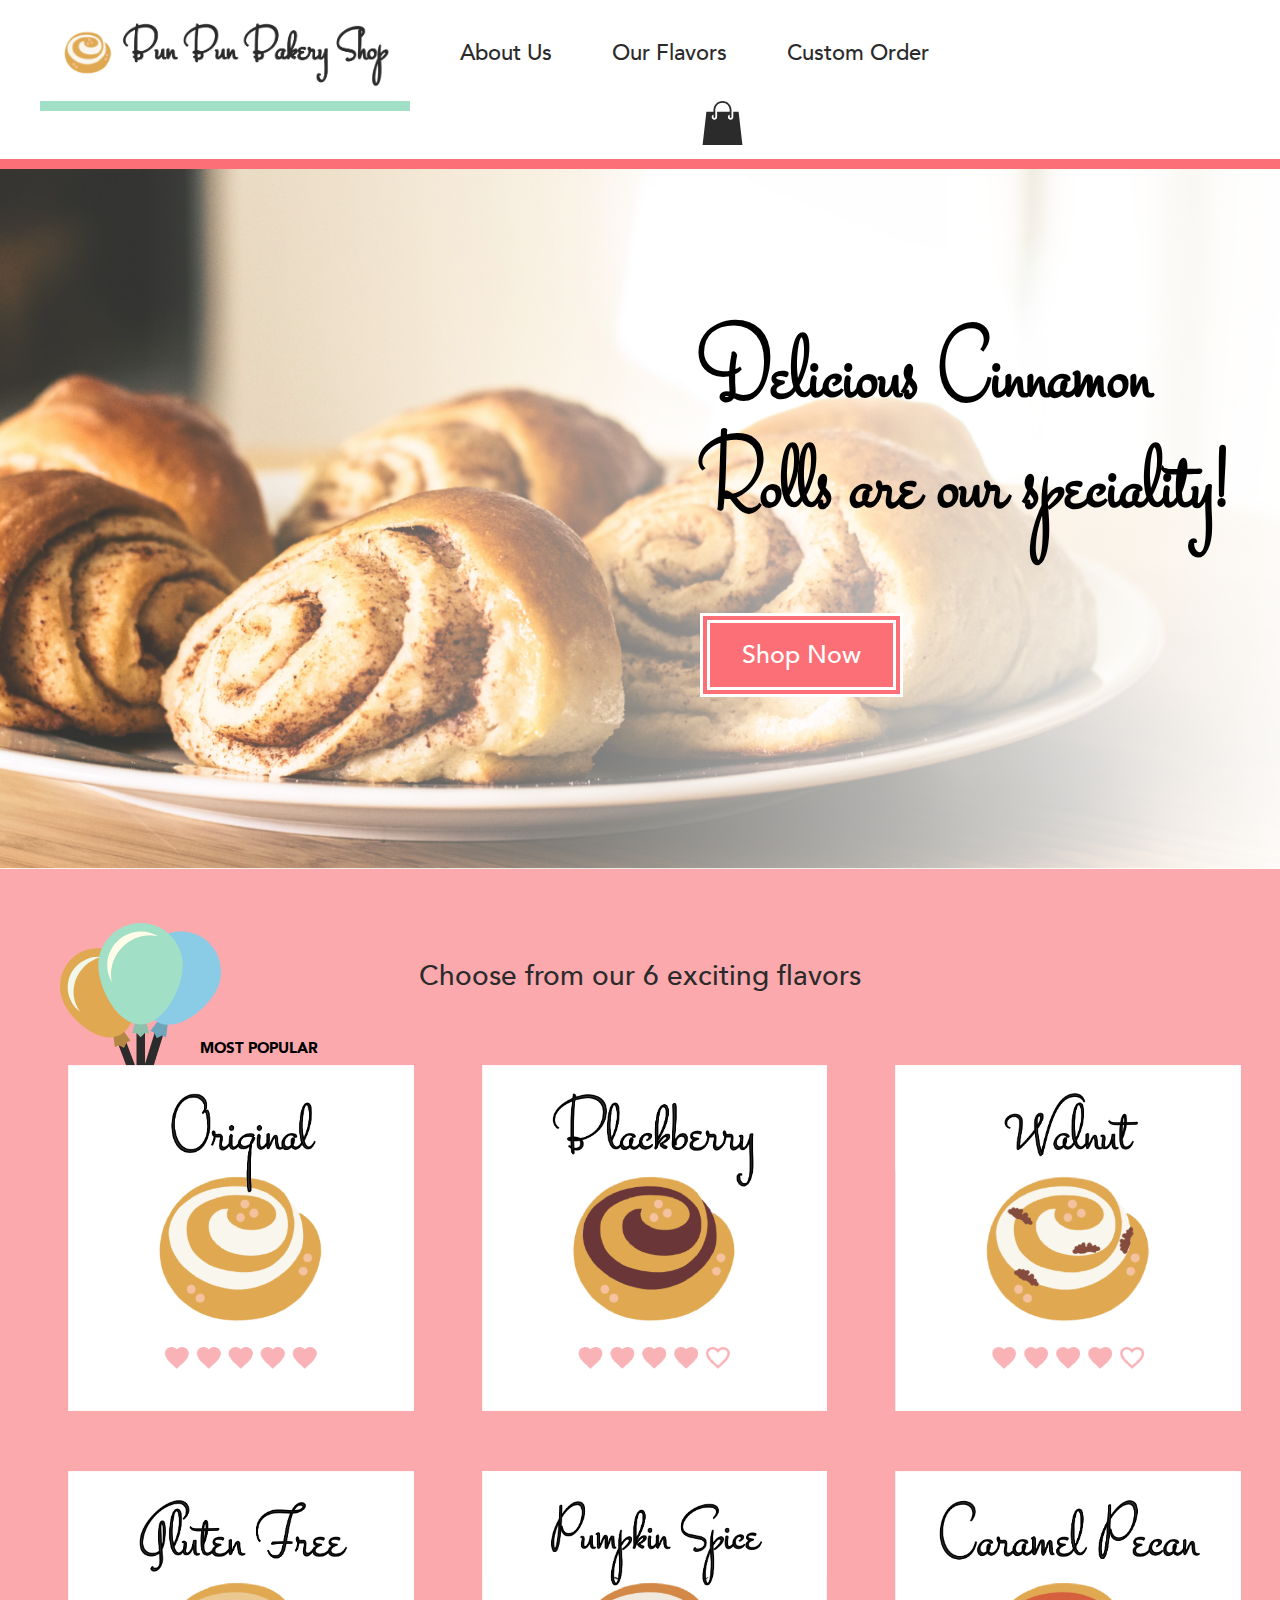
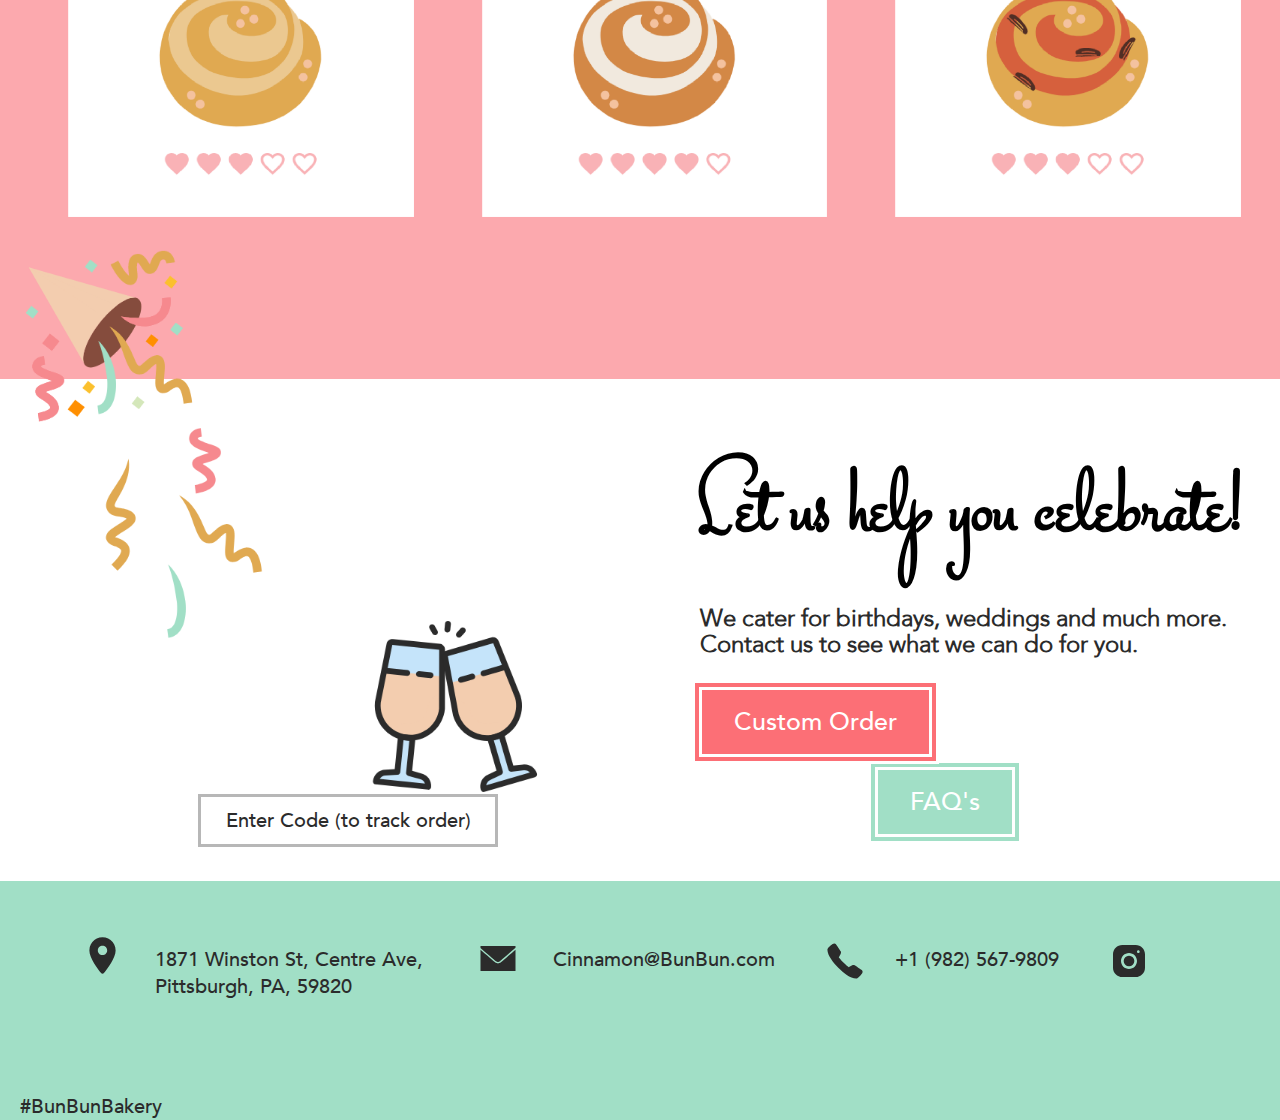
<file: assgn6/index.html>
<!DOCTYPE html>
<html>
  <head>

    <!-- style css-->
    <link rel="stylesheet" type="text/css" href="style.css">

    <!-- Font used for cursive -->
    <link href="https://fonts.googleapis.com/css?family=Stalemate&display=swap" rel="stylesheet">

  </head>

<body>
  <header>
    <title>Bun Bun Bakery Shop</title>

    <!-- Navigation bar on top -->
    <div class="topnav">
      <a class="active" href="index.html"><img src="img/BunBunLogo.png" width="350" ></a>
      <a class="centernav" href="AboutUs.html">About Us</a>
      <a class="centernav" href="#Flavor1">Our Flavors</a>
      <a class="centernav" href="">Custom Order</a>
      <!-- SVG is for the shopping cart -->
      <a class="cartonside" href="ShoppingCart.html">
  	    <svg xmlns="http://www.w3.org/2000/svg" viewBox="0 0 50 50" width="45" fill="#2B2B2B" style="padding-left:240px">
          <path d="M 25 1 C 19.484375 1 15 5.484375 15 11 L 15 13 L 7.09375 13 L 2.875 50 L 47.125 50 L 42.90625 13 L 37 13 L 37 19 C 37 20.65625 35.65625 22 34 22 C 33.777344 22 33.550781 21.984375 33.34375 21.9375 C 32.003906 21.636719 31 20.433594 31 19 C 31 17.699219 31.839844 16.601563 33 16.1875 L 33 19 C 33 19.550781 33.445313 20 34 20 C 34.554688 20 35 19.550781 35 19 L 35 11 C 35 5.484375 30.515625 1 25 1 Z M 25 3 C 29.410156 3 33 6.589844 33 11 L 33 13 L 19 13 L 19 19 C 19 20.65625 17.65625 22 16 22 C 15.777344 22 15.550781 21.984375 15.34375 21.9375 C 14 21.636719 13 20.433594 13 19 C 13 17.699219 13.839844 16.601563 15 16.1875 L 15 19 C 15 19.550781 15.449219 20 16 20 C 16.550781 20 17 19.550781 17 19 L 17 11 C 17 6.589844 20.589844 3 25 3 Z"/>
	      </svg>
      </a>
    </div>
  </header>


  <!-- Hero image- with white gradient -->
  <div class="hero-image">
	  <div class="type1">
		  <div class="padding1">
		    <h1>Delicious Cinnamon <br>Rolls are our speciality!</h1>
		  </div>
	  </div>
	  
    <div class="padding2">
		  <a href="#Flavor1" class="button1">Shop Now</a></div>
	  </div>
  </div>

  <!-- 6 flavors- with hover -->
  <div class="hero-image2" id="Flavor1">
	  <div class="type2">
		  <p>Choose from our 6 exciting flavors </p>
	  </div>

	  <!-- Ballon + Text -->
	  <div class="balloon-style">
		  <img src="img/BunBun/Balloon.png">
		    <p class="popular"> MOST POPULAR </p>
	  </div>
	
    <!-- Hover boxes -->
	  <div class="container" onclick="location.href='Original.html';">
  		<img src="img/BunBun/Original.png" class="image-flavor">
  		<div class="overlay">
    	  <div class="text">Our award winning original cinnamon rolls are handmade everyday for superior flavor and far-reaching aroma.</div>
  		</div>
	  </div>

	  <div class="container" onclick="location.href='Original.html';">
  		<img src="img/BunBun/Blackberry.png" class="image-flavor">
        <div class="overlay">
    	    <div class="text">Our cinnamon rolls made from handpicked blackberries will melt in your mouth.</div>
  		  </div>
	  </div>

	  <div class="container" onclick="location.href='Original.html';">
  		<img src="img/BunBun/Walnut.png" class="image-flavor">
        <div class="overlay">
    	    <div class="text">Our lightly roasted walnut and creamy cinnamon rolls pair well together.</div>
  		  </div>
	  </div>

		<div class="container" onclick="location.href='Original.html';" style="margin-top:40px;">
  		<img src="img/BunBun/GlutenFree.png" class="image-flavor">
  		  <div class="overlay">
    	  <div class="text">Gluten Free!? Still amazing. Give our Cinnamon rolls a try.</div>
  		</div>
	  </div>

	  <div class="container" onclick="location.href='Original.html';" style="margin-top:40px;">
  		<img src="img/BunBun/PumpkinSpice.png" class="image-flavor">
        <div class="overlay">
    	    <div class="text">It's Fall and Pumpkin Spice is back. Our authentic flavors will melt in your mouth.</div>
  		  </div>
	  </div>

	  <div class="container" onclick="location.href='Original.html';" style="margin-top:40px;">
  		<img src="img/BunBun/CaramelPecan.png" class="image-flavor">
        <div class="overlay">
    	    <div class="text">What pairs better than Caramel, Pecan and Cinnamon? Try it to see.</div>
  		  </div>
	  </div>

		<!-- Streamers+ Champagne glasses -->
		<div class="Streamers">
			<img src="img/BunBun/Streamers.png" style="width:56%">
		</div>
  </div>

  <!-- Text next to streamer -->
  <div class="hero-image3">
	  <div class="padding1">
			<div class="type1">
				<h1 style="margin-top:-10px;">Let us help you celebrate!</h1>
				<p class="type3" style="margin-top:-30px;"> We cater for birthdays, weddings and much more. Contact us to see what we can do for you.</p>
		</div>
	</div>

  <!-- Buttons for streamer -->
  <a class="button1" style="margin-left:692px; margin-top:-3px; ">Custom Order</a>
	<a class="button2" style="margin-top:-4px; margin-right:258px; float:right;">FAQ's</a>
  <a class="box type2" style="margin-top:30px; margin-right:370px; float:right;text-decoration:None;" href="Track.html">Enter Code (to track order)</a>
		

  </div>

  <!-- Footer -->
  <div class="botnav">

    <!-- Location -->
    <a href="#about" class="botnav2">
  	  <svg xmlns="http://www.w3.org/2000/svg" viewBox="0 0 24 24" width="45" height="50" fill="#2B2B2B" style="padding-left:50px;margin-top:-10px">
        <path d="M12,2C8.134,2,5,5.134,5,9c0,3.966,4.404,9.82,6.226,12.071c0.4,0.494,1.148,0.494,1.548,0C14.596,18.82,19,12.966,19,9 C19,5.134,15.866,2,12,2z M12,11.5c-1.381,0-2.5-1.119-2.5-2.5c0-1.381,1.119-2.5,2.5-2.5s2.5,1.119,2.5,2.5 C14.5,10.381,13.381,11.5,12,11.5z"/>
      </svg>
    </a>
    <a style="padding-left:-10px;padding-top:65px;">

	    1871 Winston St, Centre Ave, <br> Pittsburgh, PA, 59820

    </a>

    <!-- Email -->
    <a href="#about" class="botnav2" >
  	  <svg xmlns="http://www.w3.org/2000/svg" viewBox="0 0 50 50" width="50" height="35" fill="#2B2B2B" style="padding-left:20px;">
        <path d="M 0 7 L 0 9.9121094 C 6.708 15.709109 20.532062 27.656578 21.664062 28.642578 C 23.074063 29.869578 24.466 30.001953 25 30.001953 C 25.534 30.001953 26.926937 29.870531 28.335938 28.644531 C 29.425937 27.695531 42.784 16.033422 50 9.7324219 L 50 7 L 0 7 z M 50 12.382812 C 42.588 18.853813 30.673484 29.255437 29.646484 30.148438 C 27.729484 31.817438 25.758 31.998047 25 31.998047 C 24.242 31.998047 22.270516 31.817484 20.353516 30.146484 C 19.290516 29.222484 7.044 18.638781 0 12.550781 L 0 43 L 50 43 L 50 12.382812 z"/>
      </svg>
    </a>
    
    <a style="padding-right:20px;padding-top:65px;">
	    Cinnamon@BunBun.com
    </a>

    <!-- Number -->
      <a href="#about" class="botnav2">
  	    <svg xmlns="http://www.w3.org/2000/svg" viewBox="0 0 50 50" width="40" height="40" fill="#2B2B2B">
          <path d="M 39.03125 47 C 39.015625 47 39 47 38.984375 47 C 31.46875 46.753906 22.664063 39.46875 16.597656 33.398438 C 10.523438 27.328125 3.238281 18.519531 3.003906 11.039063 C 2.917969 8.414063 9.359375 3.746094 9.425781 3.699219 C 11.097656 2.535156 12.953125 2.949219 13.714844 4.003906 C 14.230469 4.71875 19.113281 12.117188 19.644531 12.957031 C 20.195313 13.828125 20.113281 15.125 19.425781 16.425781 C 19.046875 17.148438 17.789063 19.359375 17.199219 20.390625 C 17.835938 21.296875 19.519531 23.519531 22.996094 26.996094 C 26.476563 30.472656 28.695313 32.160156 29.605469 32.796875 C 30.636719 32.207031 32.847656 30.949219 33.570313 30.570313 C 34.851563 29.890625 36.140625 29.804688 37.019531 30.34375 C 37.917969 30.894531 45.296875 35.800781 45.976563 36.273438 C 46.546875 36.675781 46.914063 37.363281 46.988281 38.164063 C 47.058594 38.972656 46.808594 39.828125 46.289063 40.574219 C 46.246094 40.636719 41.632813 47 39.03125 47 Z"/>
        </svg>
      </a>
      <a style="padding-top:65px;">
	      +1 (982) 567-9809
      </a>

    <!-- Instagram -->
      <a href="#about" class="botnav2">
  	    <svg xmlns="http://www.w3.org/2000/svg" viewBox="0 0 30 30" width="40" height="40" fill="#2B2B2B" style="padding-left:20px;">
          <path d="M 9.9980469 3 C 6.1390469 3 3 6.1419531 3 10.001953 L 3 20.001953 C 3 23.860953 6.1419531 27 10.001953 27 L 20.001953 27 C 23.860953 27 27 23.858047 27 19.998047 L 27 9.9980469 C 27 6.1390469 23.858047 3 19.998047 3 L 9.9980469 3 z M 22 7 C 22.552 7 23 7.448 23 8 C 23 8.552 22.552 9 22 9 C 21.448 9 21 8.552 21 8 C 21 7.448 21.448 7 22 7 z M 15 9 C 18.309 9 21 11.691 21 15 C 21 18.309 18.309 21 15 21 C 11.691 21 9 18.309 9 15 C 9 11.691 11.691 9 15 9 z M 15 11 A 4 4 0 0 0 11 15 A 4 4 0 0 0 15 19 A 4 4 0 0 0 19 15 A 4 4 0 0 0 15 11 z"/>
        </svg>
      </a>
      <a style="padding-top:65px;">
	      #BunBunBakery
      </a>
  </div>

</body>
</html>
</file>
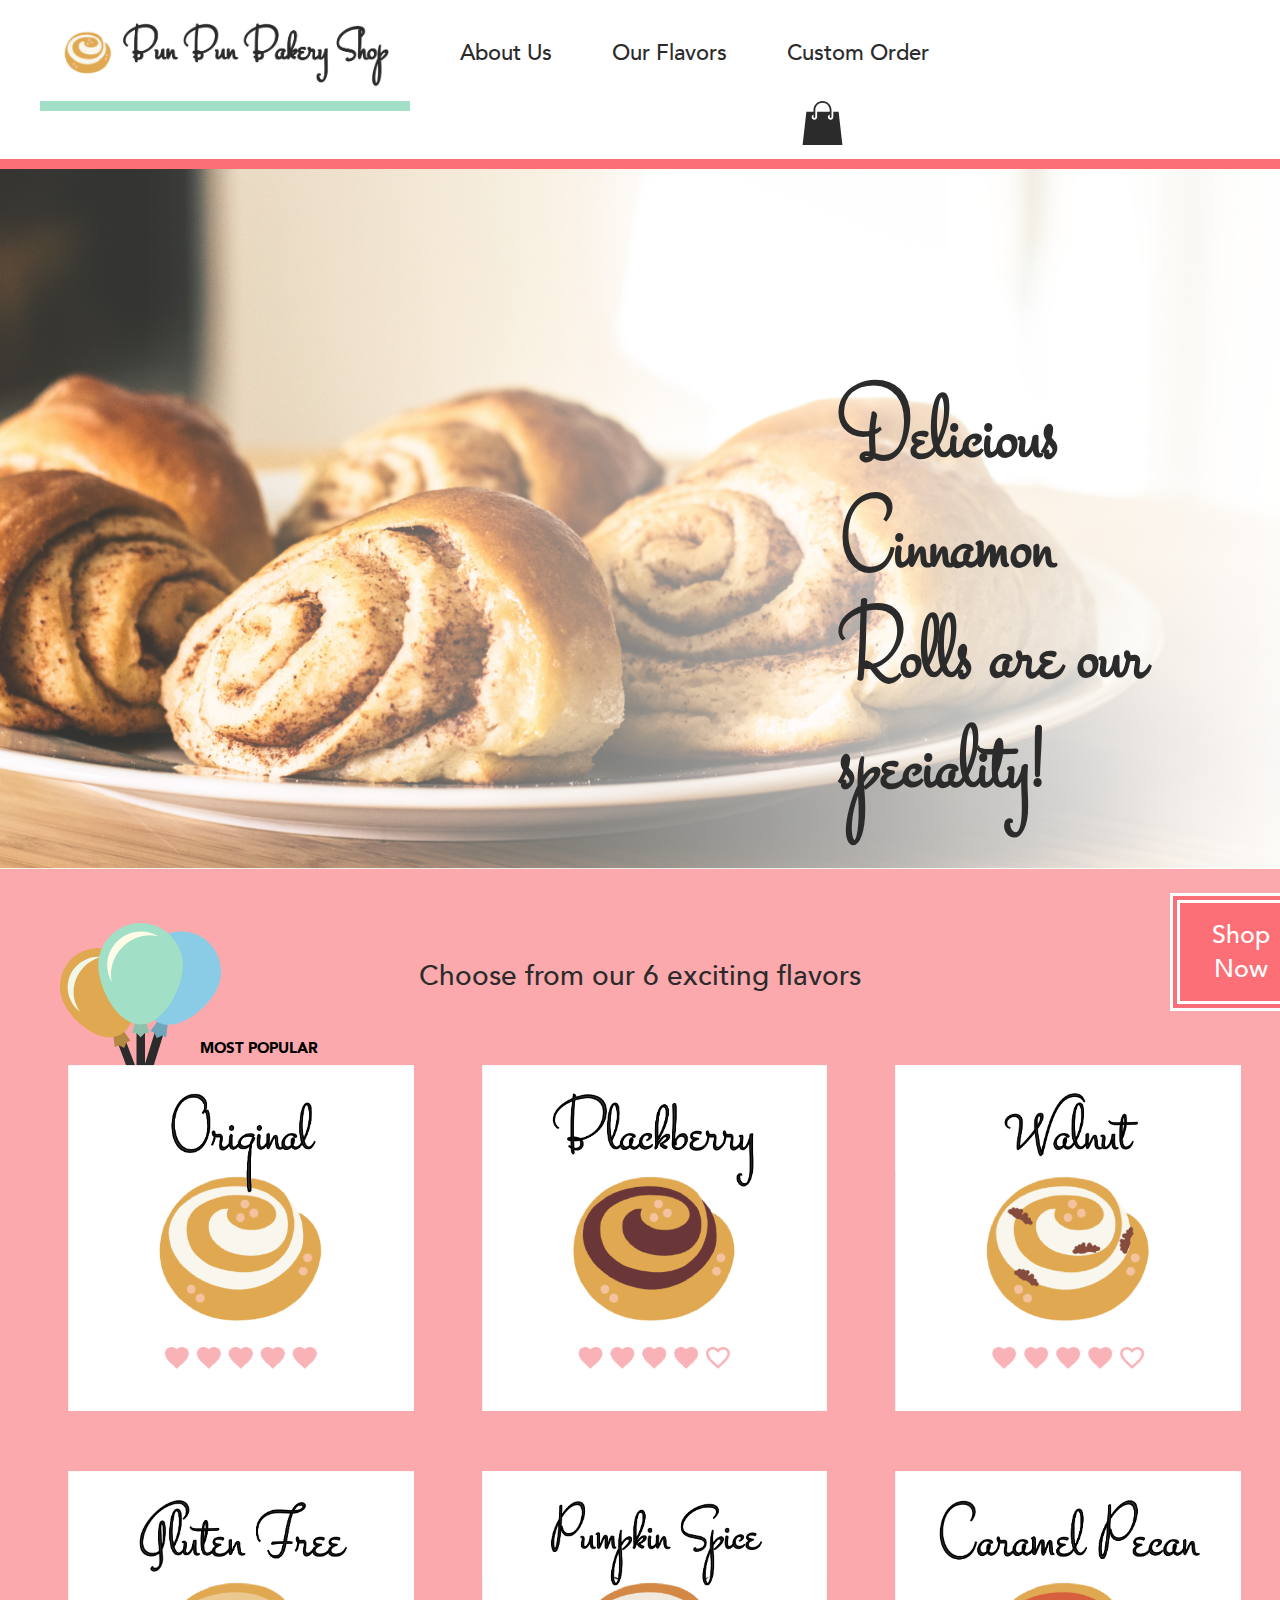
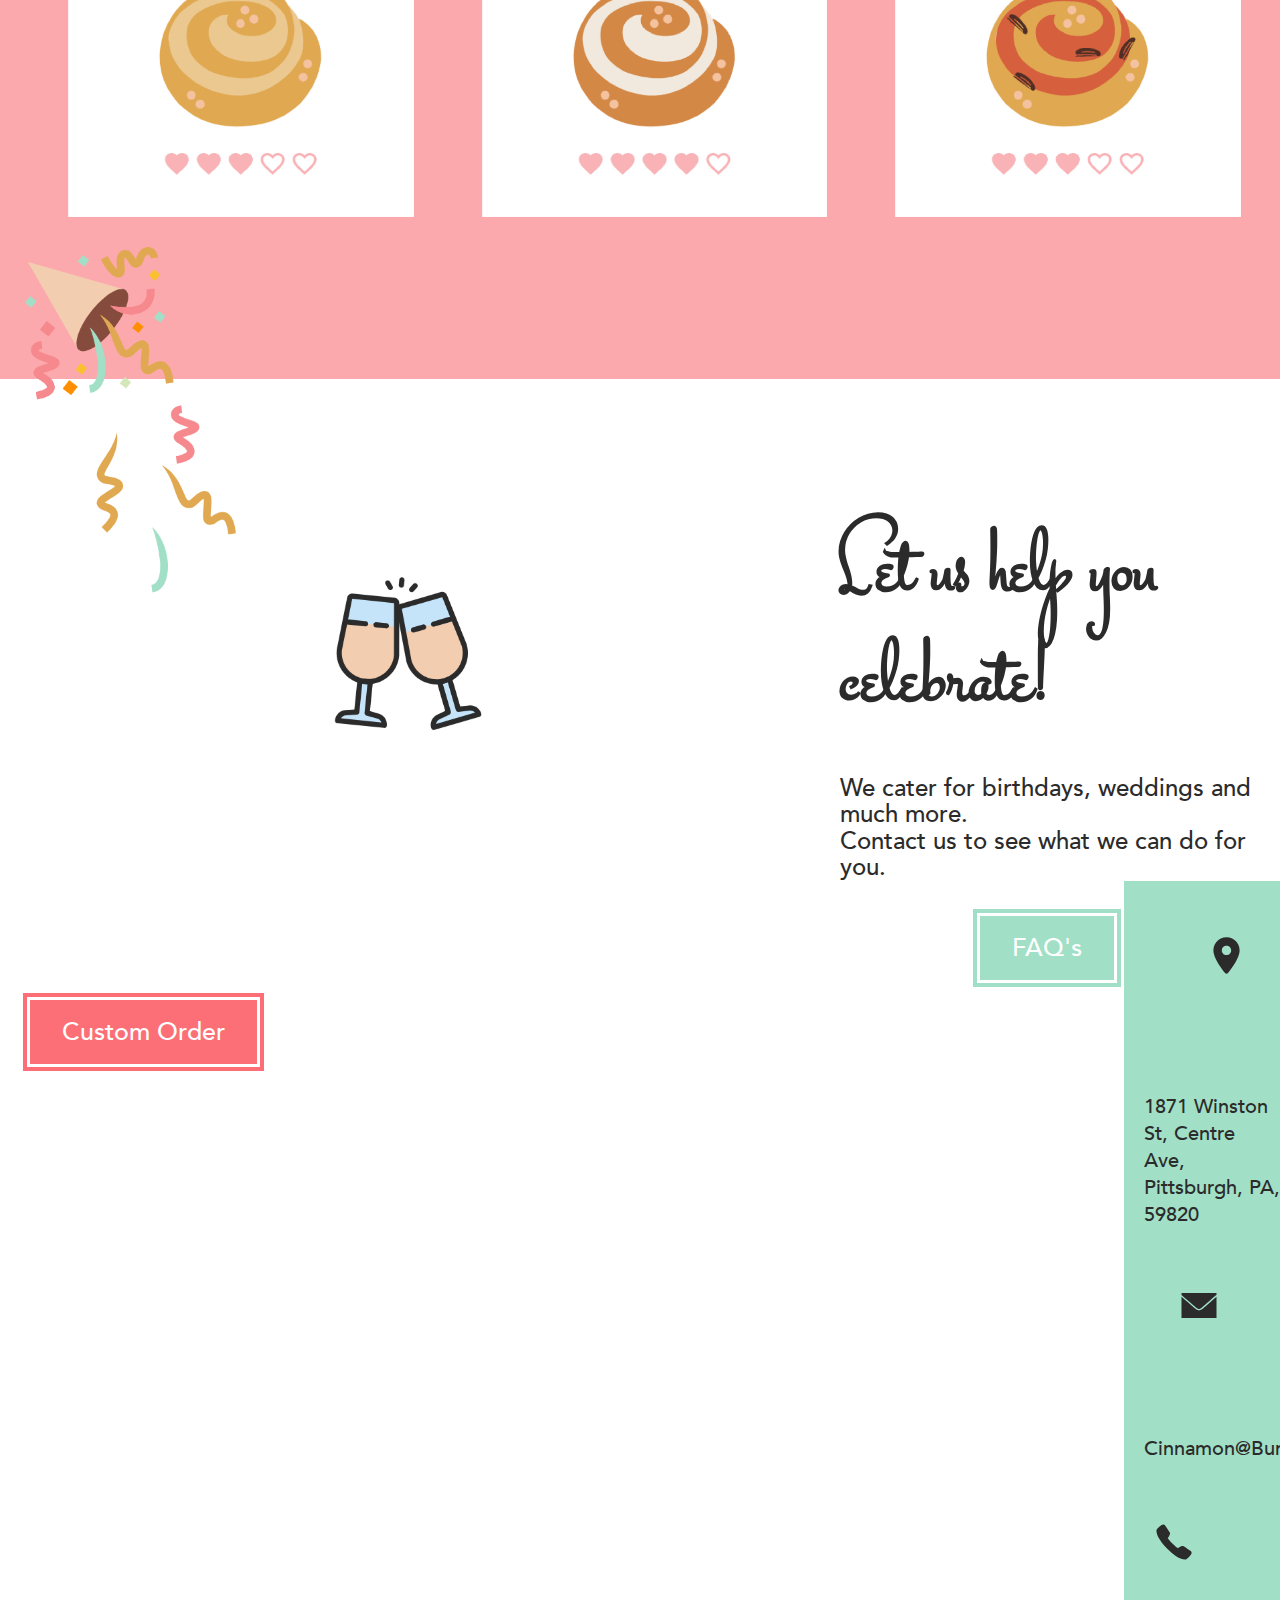
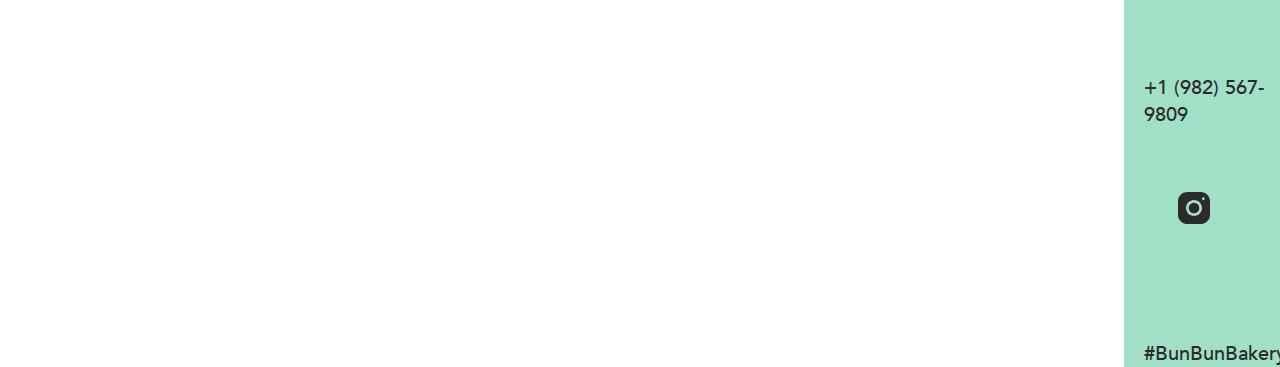
<file: homework_5/index.html>
<!DOCTYPE html>
<html>
<head>

<!-- style css-->
<link rel="stylesheet" type="text/css" href="style.css">

<!-- Font used for cursive -->
<link href="https://fonts.googleapis.com/css?family=Stalemate&display=swap" rel="stylesheet">
</head>


<body>
<header>
<title>Bun Bun Bakery Shop</title>


<!-- Navigation bar in top -->
<div class="topnav">
  <a class="active" href="index.html"><img src="img/BunBunLogo.png" width="350" ></a>
  <a class="centernav" href="AboutUs.html">About Us</a>
  <a class="centernav" href="#Flavor1">Our Flavors</a>
  <a class="centernav" href="">Custom Order</a>
  <!-- SVG is for the shopping cart -->
  <a class="cartonside" href="ShoppingCart.html">
  	<svg xmlns="http://www.w3.org/2000/svg" viewBox="0 0 50 50" width="45" fill="#2B2B2B" style="padding-left:340px">
  <path d="M 25 1 C 19.484375 1 15 5.484375 15 11 L 15 13 L 7.09375 13 L 2.875 50 L 47.125 50 L 42.90625 13 L 37 13 L 37 19 C 37 20.65625 35.65625 22 34 22 C 33.777344 22 33.550781 21.984375 33.34375 21.9375 C 32.003906 21.636719 31 20.433594 31 19 C 31 17.699219 31.839844 16.601563 33 16.1875 L 33 19 C 33 19.550781 33.445313 20 34 20 C 34.554688 20 35 19.550781 35 19 L 35 11 C 35 5.484375 30.515625 1 25 1 Z M 25 3 C 29.410156 3 33 6.589844 33 11 L 33 13 L 19 13 L 19 19 C 19 20.65625 17.65625 22 16 22 C 15.777344 22 15.550781 21.984375 15.34375 21.9375 C 14 21.636719 13 20.433594 13 19 C 13 17.699219 13.839844 16.601563 15 16.1875 L 15 19 C 15 19.550781 15.449219 20 16 20 C 16.550781 20 17 19.550781 17 19 L 17 11 C 17 6.589844 20.589844 3 25 3 Z"/>
	</svg>


  </a>
</div>


</header>

<div class="hero-image">
	<div class="type1">
		<div class="padding1">
		<h1>Delicious Cinnamon <br>Rolls are our speciality!</h1>
		</div>
	</div>
	<div class="padding2">
		<a href="#Flavor1" class="button1">Shop Now</a></div>
	</div>
</div>

<!-- 6 flavors- with hover -->
<div class="hero-image2" id="Flavor1">
	<div class="type2">
		<p>Choose from our 6 exciting flavors </p>
	</div>

	<!-- Ballon + Text -->
	<div class="balloon-style">
		<img src="img/BunBun/Balloon.png">
		<p class="popular"> MOST POPULAR </p>
	</div>
	<!-- Hover boxes -->
	<div class="container" onclick="location.href='Original.html';">
  			<img src="img/BunBun/Original.png" class="image-flavor">
  		<div class="overlay">
    	<div class="text">Our award winning original cinnamon rolls are handmade everyday for superior flavor and far-reaching aroma.</div>
  		</div>
	</div>

	<div class="container" onclick="location.href='Original.html';">
  			<img src="img/BunBun/Blackberry.png" class="image-flavor">

  		<div class="overlay">
    	<div class="text">Our cinnamon rolls made from handpicked blackberries will melt in your mouth.</div>
  		</div>
	</div>

	<div class="container" onclick="location.href='Original.html';">
  			<img src="img/BunBun/Walnut.png" class="image-flavor">

  		<div class="overlay">
    	<div class="text">Our lightly roasted walnut and creamy cinnamon rolls pair well together.</div>
  		</div>
	</div>
		<div class="container" onclick="location.href='Original.html';" style="margin-top:40px;">
  			<img src="img/BunBun/GlutenFree.png" class="image-flavor">
  		<div class="overlay">
    	<div class="text">Gluten Free!? Still amazing. Give our Cinnamon rolls a try.</div>
  		</div>
	</div>
	<div class="container" onclick="location.href='Original.html';" style="margin-top:40px;">
  			<img src="img/BunBun/PumpkinSpice.png" class="image-flavor">

  		<div class="overlay">
    	<div class="text">It's Fall and Pumpkin Spice is back. Our authentic flavors will melt in your mouth.</div>
  		</div>
	</div>
	<div class="container" onclick="location.href='Original.html';" style="margin-top:40px;">
  			<img src="img/BunBun/CaramelPecan.png" class="image-flavor">

  		<div class="overlay">
    	<div class="text">What pairs better than Caramel, Pecan and Cinnamon? Try it to see.</div>
  		</div>
	</div>

			<!-- Streamers+ Champagne glasses -->
		<div class="Streamers">
			<img src="img/BunBun/Streamers.png" style="width:50%">
		</div>
</div>




<div class="hero-image3">
	
		<div class="padding1">
			<div class="type1">
				<h1 style="margin-top:-10px;">Let us help you celebrate!</h1>
				<p class="type3" style="margin-top:-30px;"> We cater for birthdays, weddings and much more. <br> Contact us to see what we can do for you.</p>
		
		</div>
	</div>



	<div class="padding3" >
		<a class="button2" >FAQ's</a></div>
		<a class="button1" style="margin-left:20px">Custom Order</a></div>
	</div>
</div>

<!-- Footer -->
<div class="botnav">

  <!-- Location -->
  <a href="#about" class="botnav2">
  	<svg xmlns="http://www.w3.org/2000/svg" viewBox="0 0 24 24" width="45" height="50" fill="#2B2B2B" style="padding-left:50px;margin-top:-10px">
  <path d="M12,2C8.134,2,5,5.134,5,9c0,3.966,4.404,9.82,6.226,12.071c0.4,0.494,1.148,0.494,1.548,0C14.596,18.82,19,12.966,19,9 C19,5.134,15.866,2,12,2z M12,11.5c-1.381,0-2.5-1.119-2.5-2.5c0-1.381,1.119-2.5,2.5-2.5s2.5,1.119,2.5,2.5 C14.5,10.381,13.381,11.5,12,11.5z"/>
</svg>
</a>
<a style="padding-left:-10px;padding-top:65px;">

	1871 Winston St, Centre Ave, <br> Pittsburgh, PA, 59820

  </a>

  <!-- Email -->
  <a href="#about" class="botnav2" >
  	<svg xmlns="http://www.w3.org/2000/svg" viewBox="0 0 50 50" width="50" height="35" fill="#2B2B2B" style="padding-left:20px;">
  <path d="M 0 7 L 0 9.9121094 C 6.708 15.709109 20.532062 27.656578 21.664062 28.642578 C 23.074063 29.869578 24.466 30.001953 25 30.001953 C 25.534 30.001953 26.926937 29.870531 28.335938 28.644531 C 29.425937 27.695531 42.784 16.033422 50 9.7324219 L 50 7 L 0 7 z M 50 12.382812 C 42.588 18.853813 30.673484 29.255437 29.646484 30.148438 C 27.729484 31.817438 25.758 31.998047 25 31.998047 C 24.242 31.998047 22.270516 31.817484 20.353516 30.146484 C 19.290516 29.222484 7.044 18.638781 0 12.550781 L 0 43 L 50 43 L 50 12.382812 z"/>
</svg>
</a>
  <a style="padding-right:20px;padding-top:65px;">
	Cinnamon@BunBun.com

  </a>
    <!-- Number -->
  <a href="#about" class="botnav2">
  	<svg xmlns="http://www.w3.org/2000/svg" viewBox="0 0 50 50" width="40" height="40" fill="#2B2B2B">
  <path d="M 39.03125 47 C 39.015625 47 39 47 38.984375 47 C 31.46875 46.753906 22.664063 39.46875 16.597656 33.398438 C 10.523438 27.328125 3.238281 18.519531 3.003906 11.039063 C 2.917969 8.414063 9.359375 3.746094 9.425781 3.699219 C 11.097656 2.535156 12.953125 2.949219 13.714844 4.003906 C 14.230469 4.71875 19.113281 12.117188 19.644531 12.957031 C 20.195313 13.828125 20.113281 15.125 19.425781 16.425781 C 19.046875 17.148438 17.789063 19.359375 17.199219 20.390625 C 17.835938 21.296875 19.519531 23.519531 22.996094 26.996094 C 26.476563 30.472656 28.695313 32.160156 29.605469 32.796875 C 30.636719 32.207031 32.847656 30.949219 33.570313 30.570313 C 34.851563 29.890625 36.140625 29.804688 37.019531 30.34375 C 37.917969 30.894531 45.296875 35.800781 45.976563 36.273438 C 46.546875 36.675781 46.914063 37.363281 46.988281 38.164063 C 47.058594 38.972656 46.808594 39.828125 46.289063 40.574219 C 46.246094 40.636719 41.632813 47 39.03125 47 Z"/>
</svg>
  </a>
  <a style="padding-top:65px;">
	+1 (982) 567-9809

  </a>

  <!-- Instagram -->
  <a href="#about" class="botnav2">
  	<svg xmlns="http://www.w3.org/2000/svg" viewBox="0 0 30 30" width="40" height="40" fill="#2B2B2B" style="padding-left:20px;">
  <path d="M 9.9980469 3 C 6.1390469 3 3 6.1419531 3 10.001953 L 3 20.001953 C 3 23.860953 6.1419531 27 10.001953 27 L 20.001953 27 C 23.860953 27 27 23.858047 27 19.998047 L 27 9.9980469 C 27 6.1390469 23.858047 3 19.998047 3 L 9.9980469 3 z M 22 7 C 22.552 7 23 7.448 23 8 C 23 8.552 22.552 9 22 9 C 21.448 9 21 8.552 21 8 C 21 7.448 21.448 7 22 7 z M 15 9 C 18.309 9 21 11.691 21 15 C 21 18.309 18.309 21 15 21 C 11.691 21 9 18.309 9 15 C 9 11.691 11.691 9 15 9 z M 15 11 A 4 4 0 0 0 11 15 A 4 4 0 0 0 15 19 A 4 4 0 0 0 19 15 A 4 4 0 0 0 15 11 z"/>
</svg>
  </a>
  <a style="padding-top:65px;">
	#BunBunBakery

  </a>
</div>


 

</body>
</html>
</file>
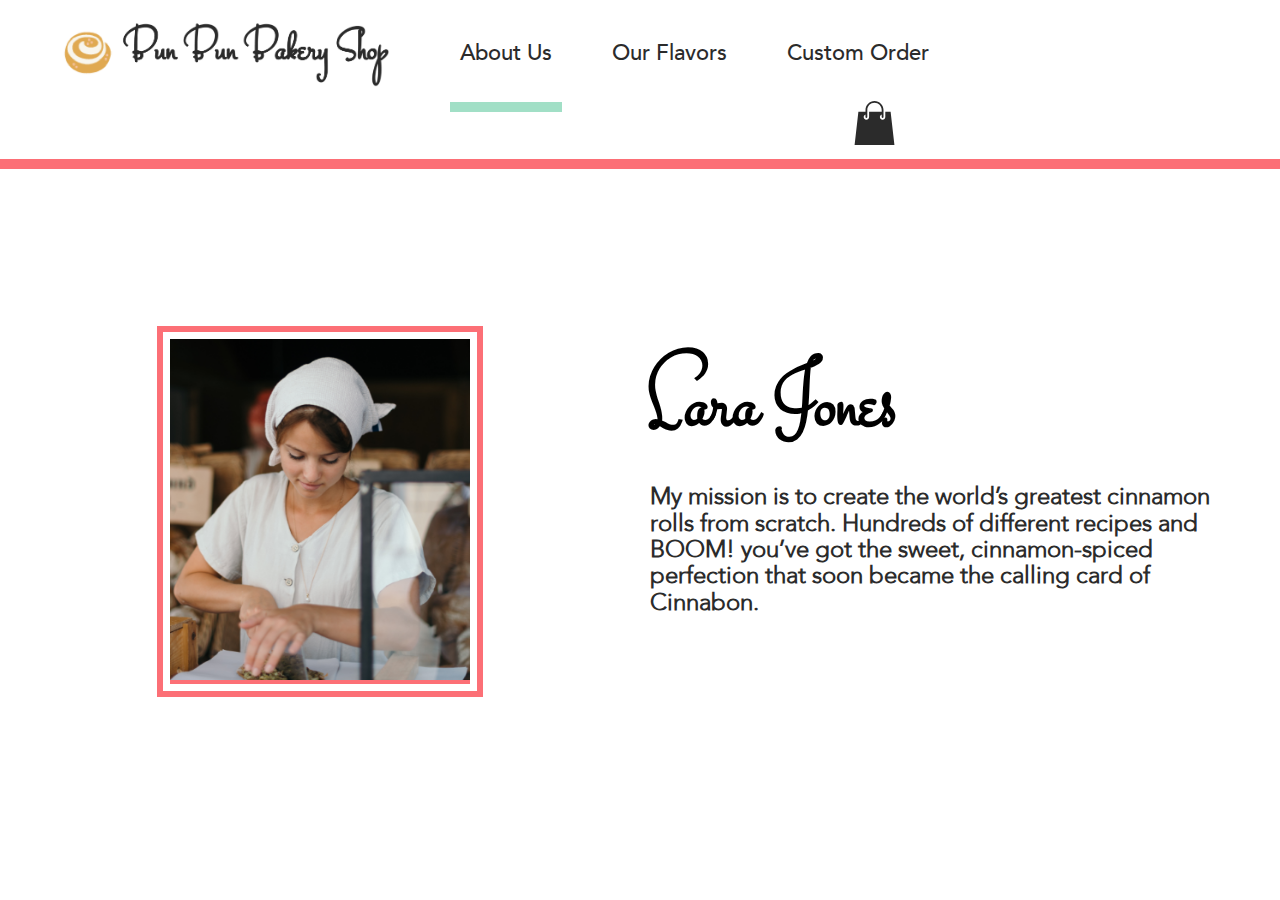
<file: assgn6/AboutUs.html>
<!DOCTYPE html>
<html>
  <head>

    <!-- style css-->
    <link rel="stylesheet" type="text/css" href="style.css">

    <!-- Font used for cursive -->
    <link href="https://fonts.googleapis.com/css?family=Stalemate&display=swap" rel="stylesheet">
  </head>


<body>
  <header>
    <title>About Us</title>
  </header>

  <!-- Navigation bar in top -->
  <div class="topnav">
    <a href="index.html"><img src="img/BunBunLogo.png" width="350" ></a>
    <a class="centernav, active2" href="AboutUs.html" style="padding-bottom:34px;padding-top:0px">About Us</a>
    <a class="centernav" href="index.html#Flavor1" >Our Flavors</a>
    <a class="centernav" href="">Custom Order</a>
    <!-- SVG is for the shopping cart -->
    <a class="cartonside" href="ShoppingCart.html">
  	  <svg xmlns="http://www.w3.org/2000/svg" viewBox="0 0 50 50" width="45" fill="#2B2B2B" style="padding-left:240px">
        <path d="M 25 1 C 19.484375 1 15 5.484375 15 11 L 15 13 L 7.09375 13 L 2.875 50 L 47.125 50 L 42.90625 13 L 37 13 L 37 19 C 37 20.65625 35.65625 22 34 22 C 33.777344 22 33.550781 21.984375 33.34375 21.9375 C 32.003906 21.636719 31 20.433594 31 19 C 31 17.699219 31.839844 16.601563 33 16.1875 L 33 19 C 33 19.550781 33.445313 20 34 20 C 34.554688 20 35 19.550781 35 19 L 35 11 C 35 5.484375 30.515625 1 25 1 Z M 25 3 C 29.410156 3 33 6.589844 33 11 L 33 13 L 19 13 L 19 19 C 19 20.65625 17.65625 22 16 22 C 15.777344 22 15.550781 21.984375 15.34375 21.9375 C 14 21.636719 13 20.433594 13 19 C 13 17.699219 13.839844 16.601563 15 16.1875 L 15 19 C 15 19.550781 15.449219 20 16 20 C 16.550781 20 17 19.550781 17 19 L 17 11 C 17 6.589844 20.589844 3 25 3 Z"/>
	    </svg>
    </a>
  </div>


  <!-- About Us -->
  <div style="padding-left:150px; padding-top:150px">
    <div class="LaraJones" >
      <img src="img/BunBun/LaraJones.png" width="300">
      </div>
    </div>
  </div>

  
  <div class="paddingOriginal">
    <div class="type1">
      <h1 style="margin-top:-500px;margin-bottom:-10px">Lara Jones</h1>
        <p class="type3" style="margin-top:30px;"> My mission is to create the world’s greatest cinnamon <br>rolls from scratch. Hundreds of different recipes and <br>BOOM! you’ve got the sweet, cinnamon-spiced <br>perfection that soon became the calling card of <br>Cinnabon.</p>
  </div>


</body>
</html>
</file>
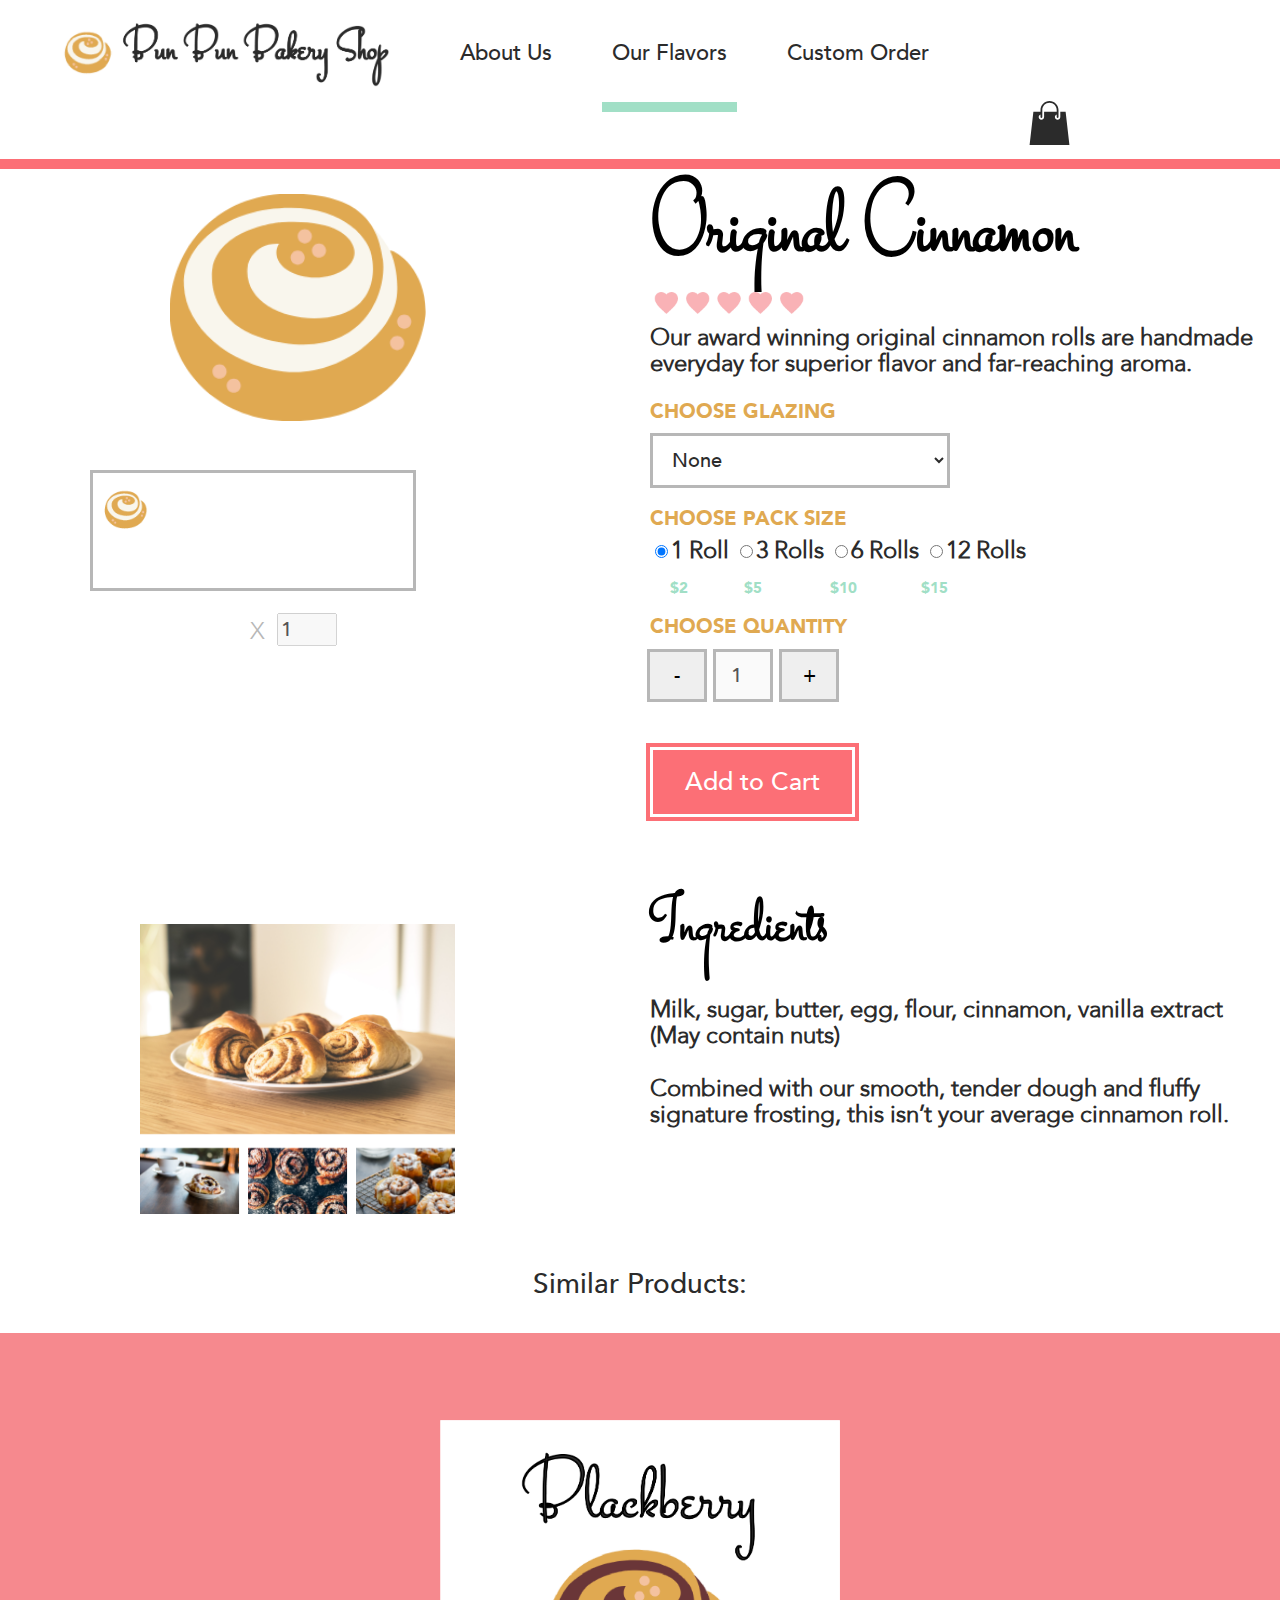
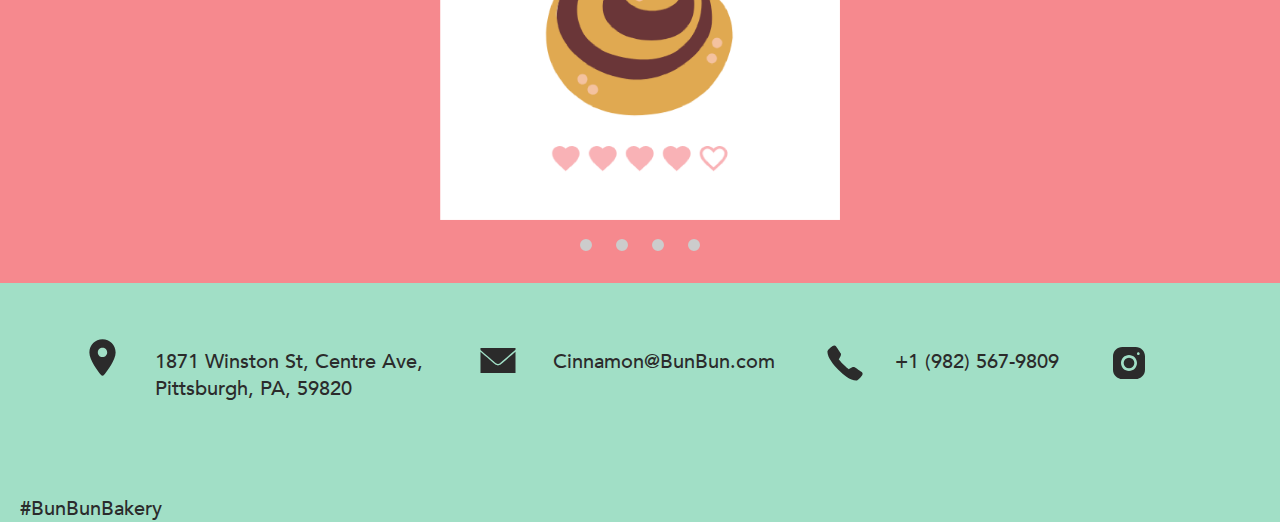
<file: assgn6/Original.html>
<!DOCTYPE html>
<html>
  <head>

    <!-- JavaScript for store. Async makes it load multiple times-->
    <script src="store.js" async></script>

    <!-- Font used for cursive -->
    <link href="https://fonts.googleapis.com/css?family=Stalemate&display=swap" rel="stylesheet">

    <link rel="stylesheet" type="text/css" href="style.css">
  </head>


<body>
  <header>
    <title>Original Cinnamon Roll</title>
  </header>


  <!-- Navigation bar in top -->
  <div class="topnav">
    <a href="index.html"><img src="img/BunBunLogo.png" width="350" ></a>
    <a class="centernav" href="AboutUs.html">About Us</a>
    <a class="centernav, active2" href="index.html#Flavor1" style="padding-bottom:34px;padding-top:0px" >Our Flavors</a>
    <a class="centernav" href="">Custom Order</a>


    <!-- SVG is for the shopping cart -->
    <a class="cartonside" id="iconShoppingCart">
  	 <svg class="noHover" xmlns="http://www.w3.org/2000/svg" viewBox="0 0 50 50" width="45" fill="#2B2B2B" style="padding-left:240px;">
      <path d="M 25 1 C 19.484375 1 15 5.484375 15 11 L 15 13 L 7.09375 13 L 2.875 50 L 47.125 50 L 42.90625 13 L 37 13 L 37 19 C 37 20.65625 35.65625 22 34 22 C 33.777344 22 33.550781 21.984375 33.34375 21.9375 C 32.003906 21.636719 31 20.433594 31 19 C 31 17.699219 31.839844 16.601563 33 16.1875 L 33 19 C 33 19.550781 33.445313 20 34 20 C 34.554688 20 35 19.550781 35 19 L 35 11 C 35 5.484375 30.515625 1 25 1 Z M 25 3 C 29.410156 3 33 6.589844 33 11 L 33 13 L 19 13 L 19 19 C 19 20.65625 17.65625 22 16 22 C 15.777344 22 15.550781 21.984375 15.34375 21.9375 C 14 21.636719 13 20.433594 13 19 C 13 17.699219 13.839844 16.601563 15 16.1875 L 15 19 C 15 19.550781 15.449219 20 16 20 C 16.550781 20 17 19.550781 17 19 L 17 11 C 17 6.589844 20.589844 3 25 3 Z"/>
	  </svg>
    </a>
        <!-- Shopping cart no. -->
     <p class="type3" id="circleCart" style="display:none"> <input id="count3" class="circleShoppingCart" value="1" disabled></input></p>
  </div>

  <!-- Cinnamon Bun -->
	<div >
    <!-- Glazing that changes color -->
    <!-- Need a no hover because it is inheriting from svg -->
    <div>
      <svg id="colorDiv" viewBox="0 0 350.65 312.72" class="noHover">
        <defs>
          <style>.cls-1{fill:white;opacity:0.75}</style>
        </defs>
        <path data-name="Path 143"\ d="M151.32,30.49c31.23,1.36,29.45,11.62,83.52,23,56,11.78,73.7,4.08,85,19.92,15.27,21.3-9.27,45.64,7.66,81.21,10.93,22.94,26,23,27,38.53C355.93,215,327,225,292.31,258.81c-46.77,45.7-41.36,73.74-66.66,82.75-39.29,14-64.74-74.25-132.55-82-32.43-3.7-46.36,25.4-65.89,15.32-22-11.37-29.61-56-17.62-88.11,9.48-25.44,25.05-26.58,32.94-54.4,8-28.17-5.29-36.49,2.3-55.93C57.72,43.4,111.26,28.74,151.32,30.49Z" transform="translate(-3.92 -30.35)" />
      </svg>
    </div>

		<img src="img/BunBun/1.png" style="width:20%; padding-left:170px; padding-top:-460px; padding-bottom:170px">
    <img id="bunPackImage" src="img/ProductsPage/Buns1.png" style="width:25%; margin-left:-340px;border: 3px solid #B7B7B7;">
    <!-- Quantity + or - -->
    <!-- Got count from countEl2 - -->
    <p class="type3" style="margin-top:20px; padding-left:250px;color:#B7B7B7;" > X</p>
    <p class="type3" style="margin-top:-60px; padding-left:280px;" > <input id="count2" class="textUnderImages" value="1" disabled></input></p>
	</div>
  </div>





  <div class="hero-image3">
	  <div class="paddingOriginal">
		  <div class="type1">
			 <h1 style="margin-top:-620px;margin-bottom:-10px">Original Cinnamon</h1>
				  <img src="img/BunBun/1 – 2.png" style="width:25%">
				  <p class="type3" style="margin-top:-10px"> Our award winning original cinnamon rolls are handmade <br>everyday for superior flavor and far-reaching aroma.</p>
				  <p class="type4" style="margin-bottom:8px"> CHOOSE GLAZING </p>

          <!-- Dropdown for glazing -->
          <select id="dropBox" onchange="changeColor()" >
            <!-- None -->
            <option value="" name="None">None</option>
            <!-- Sugar-Milk -->
            <option value="#F3CDAF" name="Sugar-Milk">Sugar-Milk</option>
            <!-- Vanilla-Milk -->
            <option value="#E7DAB4" name="Vanilla-Milk">Vanilla-Milk</option>
            <!-- Double-chocolate -->
            <option value="#854C3D" name="Double-Chocolate">Double-Chocolate</option>

          </select>

          



        <!-- Radio button works -->
        <div class="type3">
            <!-- Radio buttons for choosing pack -->
            <p class="type4" style="margin-bottom:8px;"> CHOOSE PACK SIZE </p>
            <input onclick="fnRadio1()" id="rd1" name="packSize" type="radio" value="1 Roll" checked>1 Roll</input>
            <input onclick="fnRadio1()" id="rd2" name="packSize" type="radio" value="3 Rolls">3 Rolls</input>
            <input onclick="fnRadio1()" id="rd3" name="packSize" type="radio" value="6 Rolls">6 Rolls</input>
            <input onclick="fnRadio1()" id="rd4" name="packSize" type="radio" value="12 Rolls">12 Rolls</input>
        </div>

        <div>
          <p class="type3" style="color:#A1DFC6; font-size:15px;font-family:Avenir-Black;">&nbsp&nbsp&nbsp&nbsp&nbsp$2 &nbsp&nbsp&nbsp&nbsp&nbsp&nbsp&nbsp&nbsp&nbsp&nbsp&nbsp&nbsp&nbsp$5&nbsp&nbsp&nbsp&nbsp&nbsp&nbsp&nbsp&nbsp&nbsp&nbsp&nbsp&nbsp&nbsp&nbsp&nbsp&nbsp&nbsp$10&nbsp&nbsp&nbsp&nbsp&nbsp&nbsp&nbsp&nbsp&nbsp&nbsp&nbsp&nbsp&nbsp&nbsp&nbsp&nbsp$15</p>
        </div>



				  <p class="type4" style="margin-bottom:8px"> CHOOSE QUANTITY </p>

	  <!-- Quantity + or - -->
	  <div id="input_div" style="margin-bottom:-50px">
      <input type="button" value="-" id="moins" onclick="minus()" class="button3">
      <input size="25" value="1" id="count" class="button4" disabled>
      <input type="button" value="+" id="plus" onclick="plus()" class="button3">
	  </div>
		
	  </div>
    </div>



    <div class="padding3" >
		  <button onclick="toggleCart();addItemToCart();" class="button1" style="margin-left:-327px; margin-top:140px">Add to Cart</button>
	</div>
  </div>

  <!-- Cart -->

  <!-- Things I need- image, glazing, pack size, quantity, price -->
  <div id="cart" class="cart">
    <!--end of  cart item -->
    <!-- cart item -->
      <div class="cart-item">
        <p id="cart-item-title" class="type1" style="font-size:60px;">Shopping Bag</p>

          <table>
            <tr>
              <th style="width:100px;">Item</th>
              <th style="width:150px;">Glazing</th>
              <th style="width:150px;">Pack Size</th>
              <th style="width:100px;">Quantity</th>
              <th style="width:100px;">Price</th>
              <th style="width:70px;"></th>
            </tr>
          </table>

      </div>

        <table class="cart-total-container">
          <tr>
            <td style="width:118px;">Shipping</td>
            <td style="width:124px;"></td>
            <td style="width:108px;"></td>
            <td style="width:108px;"></td>
            <td style="width:85px;">$5</td>
            <td style="width:71px;"></td>
          </tr>
          <tr class="type4">
            <td style="font-family:Avenir-Black;" >Total</td>
            <td></td>
            <td></td>
            <td></td>
            <!--This is the total -->
            <td>$<input id="combined" value="5" style="background:#A1DFC6; color:#E0A951;font-family: Avenir-Black; font-size:20px; border:none;width:48px;" disabled></input></td>
            <td></td>
          </tr>
        </table>

      <div class="cart-buttons-container mt-3 d-flex justify-content-between">
        <br>
        <a href="#" class="button1 btn-outline-secondary text-uppercase">Proceed to Checkout</a>
      </div>
      <!--end of  cart buttons -->
      <!--  -->
  </div>




  <!-- Ingredients -->
	<div class="Streamers">
		<img src="img/BunBun/Multiple.png" style="width:25%; padding-left:120px; margin-top:-450px">
		</div>
  </div>


<div class="hero-image3">
	<div class="paddingOriginal">
		<div class="type1">
			<h1 style="margin-top:-455px;margin-bottom:-10px;font-size:70px">Ingredients</h1>
			 <p class="type3" style="margin-top:40px;margin-bottom:100px;"> Milk, sugar, butter, egg, flour, cinnamon, vanilla extract <br>(May contain nuts) <br><br>Combined with our smooth, tender dough and fluffy <br>signature frosting, this isn’t your average cinnamon roll.</p>	
		</div>
	</div>
<p class="type2" style="margin-bottom:130px;padding-top:20px;">Similar Products:</p>
<!-- Carousel --> 
<div class="slider similarProducts">

  <input type="radio" name="slider" title="slide1" checked="checked" class="slider__nav"/>
  <input type="radio" name="slider" title="slide2" class="slider__nav"/>
  <input type="radio" name="slider" title="slide3" class="slider__nav"/>
  <input type="radio" name="slider" title="slide4" class="slider__nav"/>
  <div class="slider__inner">
    <div class="slider__contents"><i class="slider__image fa fa-codepen"></i>
      <img src="img/BunBun/Blackberry.png" style="width:400px;" class="carouselPadding">
    </div>
    <div class="slider__contents"><i class="slider__image fa fa-newspaper-o"></i>
      <img src="img/BunBun/Walnut.png" style="width:400px;" class="carouselPadding">
    </div>
    <div class="slider__contents"><i class="slider__image fa fa-television"></i>
      <img src="img/BunBun/PumpkinSpice.png" style="width:400px;" class="carouselPadding">
    </div>
    <div class="slider__contents"><i class="slider__image fa fa-diamond"></i>
      <img src="img/BunBun/CaramelPecan.png" style="width:400px;" class="carouselPadding">
    </div>
  </div>
</div>

  <!-- Footer -->
  <div class="botnav" style="margin-top:0px">

  <!-- Location -->
  <a href="#about" class="botnav2">
  	<svg xmlns="http://www.w3.org/2000/svg" viewBox="0 0 24 24" width="45" height="50" fill="#2B2B2B" style="padding-left:50px;margin-top:-10px">
      <path d="M12,2C8.134,2,5,5.134,5,9c0,3.966,4.404,9.82,6.226,12.071c0.4,0.494,1.148,0.494,1.548,0C14.596,18.82,19,12.966,19,9 C19,5.134,15.866,2,12,2z M12,11.5c-1.381,0-2.5-1.119-2.5-2.5c0-1.381,1.119-2.5,2.5-2.5s2.5,1.119,2.5,2.5 C14.5,10.381,13.381,11.5,12,11.5z"/>
    </svg>
  </a>

  <a style="padding-left:-10px;padding-top:65px;">

	  1871 Winston St, Centre Ave, <br> Pittsburgh, PA, 59820

  </a>

  <!-- Email -->
  <a href="#about" class="botnav2" >
  	<svg xmlns="http://www.w3.org/2000/svg" viewBox="0 0 50 50" width="50" height="35" fill="#2B2B2B" style="padding-left:20px;">
      <path d="M 0 7 L 0 9.9121094 C 6.708 15.709109 20.532062 27.656578 21.664062 28.642578 C 23.074063 29.869578 24.466 30.001953 25 30.001953 C 25.534 30.001953 26.926937 29.870531 28.335938 28.644531 C 29.425937 27.695531 42.784 16.033422 50 9.7324219 L 50 7 L 0 7 z M 50 12.382812 C 42.588 18.853813 30.673484 29.255437 29.646484 30.148438 C 27.729484 31.817438 25.758 31.998047 25 31.998047 C 24.242 31.998047 22.270516 31.817484 20.353516 30.146484 C 19.290516 29.222484 7.044 18.638781 0 12.550781 L 0 43 L 50 43 L 50 12.382812 z"/>
    </svg>
  </a>

  <a style="padding-right:20px;padding-top:65px;">
	  Cinnamon@BunBun.com
  </a>

  <!-- Number -->
  <a href="#about" class="botnav2">
  	<svg xmlns="http://www.w3.org/2000/svg" viewBox="0 0 50 50" width="40" height="40" fill="#2B2B2B">
      <path d="M 39.03125 47 C 39.015625 47 39 47 38.984375 47 C 31.46875 46.753906 22.664063 39.46875 16.597656 33.398438 C 10.523438 27.328125 3.238281 18.519531 3.003906 11.039063 C 2.917969 8.414063 9.359375 3.746094 9.425781 3.699219 C 11.097656 2.535156 12.953125 2.949219 13.714844 4.003906 C 14.230469 4.71875 19.113281 12.117188 19.644531 12.957031 C 20.195313 13.828125 20.113281 15.125 19.425781 16.425781 C 19.046875 17.148438 17.789063 19.359375 17.199219 20.390625 C 17.835938 21.296875 19.519531 23.519531 22.996094 26.996094 C 26.476563 30.472656 28.695313 32.160156 29.605469 32.796875 C 30.636719 32.207031 32.847656 30.949219 33.570313 30.570313 C 34.851563 29.890625 36.140625 29.804688 37.019531 30.34375 C 37.917969 30.894531 45.296875 35.800781 45.976563 36.273438 C 46.546875 36.675781 46.914063 37.363281 46.988281 38.164063 C 47.058594 38.972656 46.808594 39.828125 46.289063 40.574219 C 46.246094 40.636719 41.632813 47 39.03125 47 Z"/>
    </svg>
  </a>

  <a style="padding-top:65px;">
	+1 (982) 567-9809
  </a>

  <!-- Instagram -->
  <a href="#about" class="botnav2">
  	<svg xmlns="http://www.w3.org/2000/svg" viewBox="0 0 30 30" width="40" height="40" fill="#2B2B2B" style="padding-left:20px;">
      <path d="M 9.9980469 3 C 6.1390469 3 3 6.1419531 3 10.001953 L 3 20.001953 C 3 23.860953 6.1419531 27 10.001953 27 L 20.001953 27 C 23.860953 27 27 23.858047 27 19.998047 L 27 9.9980469 C 27 6.1390469 23.858047 3 19.998047 3 L 9.9980469 3 z M 22 7 C 22.552 7 23 7.448 23 8 C 23 8.552 22.552 9 22 9 C 21.448 9 21 8.552 21 8 C 21 7.448 21.448 7 22 7 z M 15 9 C 18.309 9 21 11.691 21 15 C 21 18.309 18.309 21 15 21 C 11.691 21 9 18.309 9 15 C 9 11.691 11.691 9 15 9 z M 15 11 A 4 4 0 0 0 11 15 A 4 4 0 0 0 15 19 A 4 4 0 0 0 19 15 A 4 4 0 0 0 15 11 z"/>
    </svg>
  </a>
  <a style="padding-top:65px;">
	#BunBunBakery
  </a>
  </div>
  
</body>
</html>
</file>
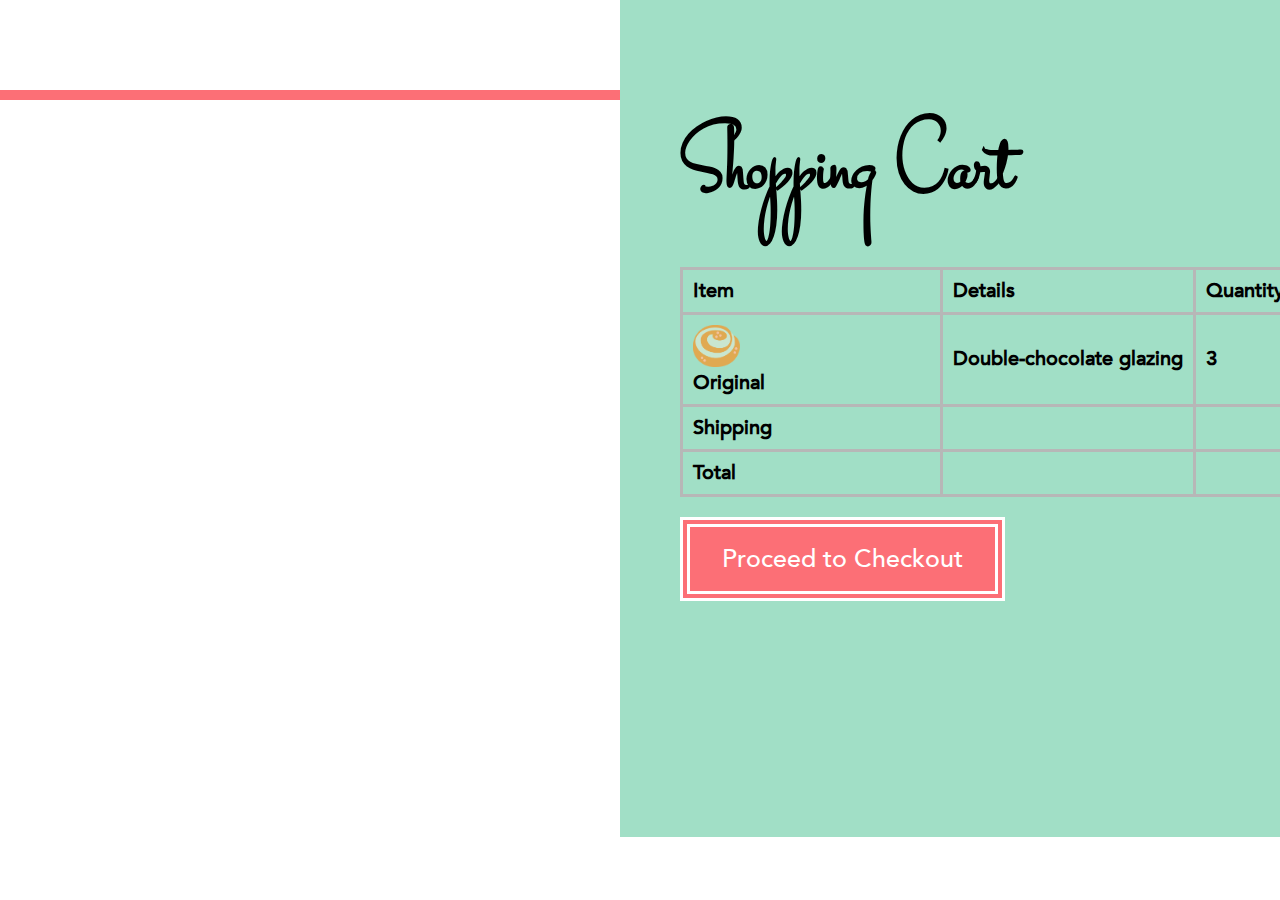
<file: assgn6/ShoppingCart.html>
<!DOCTYPE html>
<html>
  <head>

    <!-- style css-->
    <link rel="stylesheet" type="text/css" href="style.css">

    <!-- Font used for cursive -->
    <link href="https://fonts.googleapis.com/css?family=Stalemate&display=swap" rel="stylesheet">
  </head>


<body>
  <header>
    <title>Shopping Cart</title>

    <!-- Navigation bar in top -->
    <div class="topnav">
      <!-- SVG is for the shopping cart -->
      <a class="cartonside" onclick="goBack()">

        <svg xmlns="http://www.w3.org/2000/svg" viewBox="0 0 50 50" width="50" height="50" fill="#2B2B2B" style="padding-left:1268px">
          <path d="M 9.15625 6.3125 L 6.3125 9.15625 L 22.15625 25 L 6.21875 40.96875 L 9.03125 43.78125 L 25 27.84375 L 40.9375 43.78125 L 43.78125 40.9375 L 27.84375 25 L 43.6875 9.15625 L 40.84375 6.3125 L 25 22.15625 Z"/>
        </svg>

      </a>
    </div>
  </header>

  <div class="hero-image5" style=  "margin-left:620px;margin-top:-400px">

    <div class="type1" style="margin-left:60px">
        <h1 style="padding-top:350px;margin-bottom:40px">Shopping Cart</h1>

    <table>
      <tr>
        <th>Item</th>
        <th>Details</th>
        <th>Quantity</th>
        <th>Price</th>
      </tr>
      <tr>
        <td><img src="img/BunBun/1.png" style="width:20%"><br>Original</td>
        <td>Double-chocolate glazing</td>
        <td id="theBlock">3</td>
        <td id="theBlock">15</td>
      </tr>
      <tr>
        <td>Shipping</td>
        <td></td>
        <td></td>
        <td>$5</td>
      </tr>
      <tr>
        <td>Total</td>
        <td></td>
        <td></td>
        <td>$50</td>
      </tr>
  </table>
        
  </div>
  
  <div class="padding3" >
    <a class="button1" style="margin-left:-910px; margin-top:20px">Proceed to Checkout</a></div>
  </div>
</div>

</div>

</body>
</html>

<!-- for the cancel button -->
<script>
function goBack() {
  window.history.back();
}
</script>
</file>
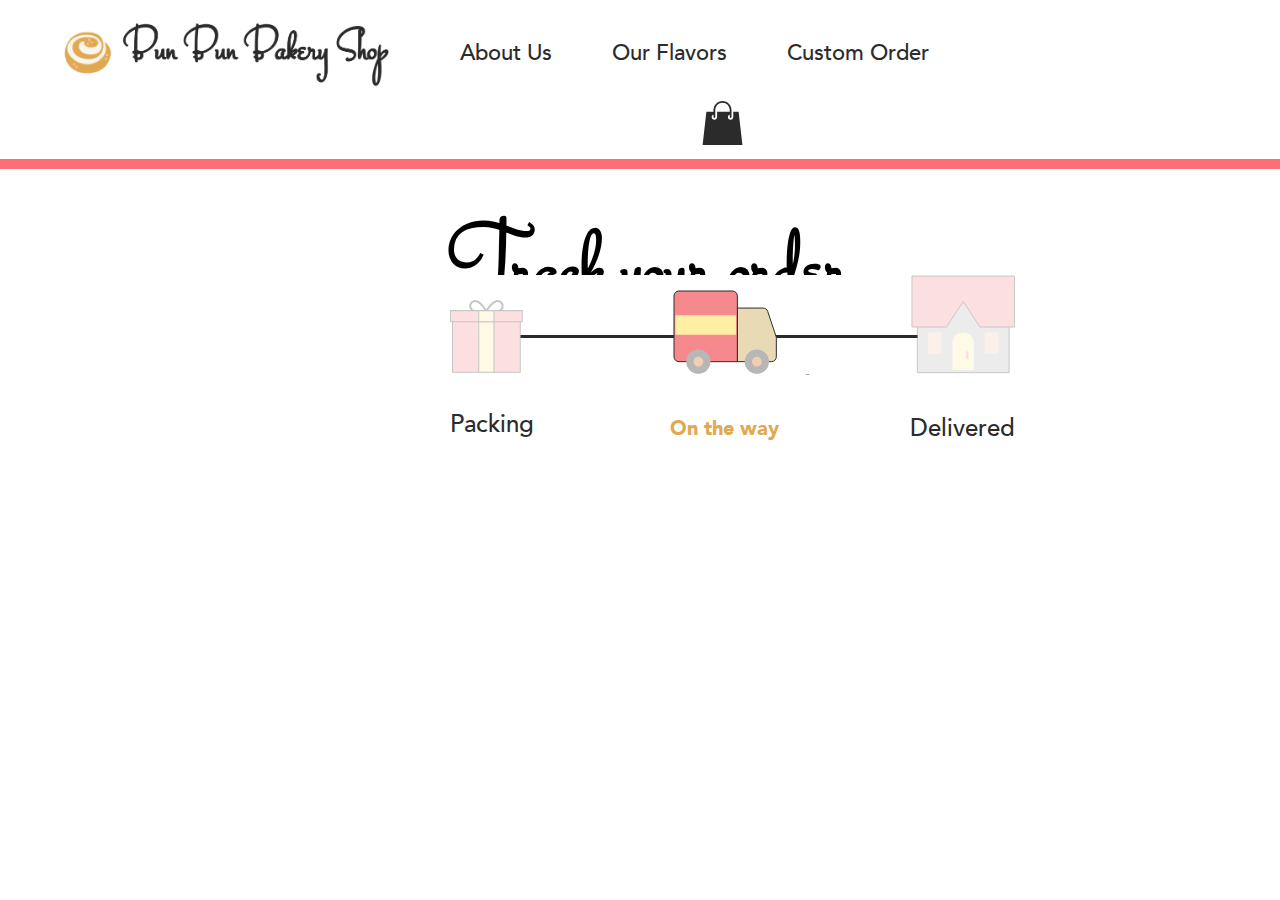
<file: assgn6/Track.html>
<!DOCTYPE html>
<html>
<head>

    <!-- style css-->
    <link rel="stylesheet" type="text/css" href="style.css">

    <!-- Font used for cursive -->
    <link href="https://fonts.googleapis.com/css?family=Stalemate&display=swap" rel="stylesheet">
</head>

<body>
  <header>
    <title>Track your order</title>
  </header>


  <!-- Navigation bar in top -->
  <div class="topnav">
    <a href="index.html"><img src="img/BunBunLogo.png" width="350" ></a>
    <a class="centernav" href="AboutUs.html" >About Us</a>
    <a class="centernav" href="index.html#Flavor1" >Our Flavors</a>
    <a class="centernav" href="">Custom Order</a>
    <!-- SVG is for the shopping cart -->
    <a class="cartonside" href="ShoppingCart.html">
  	  <svg xmlns="http://www.w3.org/2000/svg" viewBox="0 0 50 50" width="45" fill="#2B2B2B" style="padding-left:240px">
        <path d="M 25 1 C 19.484375 1 15 5.484375 15 11 L 15 13 L 7.09375 13 L 2.875 50 L 47.125 50 L 42.90625 13 L 37 13 L 37 19 C 37 20.65625 35.65625 22 34 22 C 33.777344 22 33.550781 21.984375 33.34375 21.9375 C 32.003906 21.636719 31 20.433594 31 19 C 31 17.699219 31.839844 16.601563 33 16.1875 L 33 19 C 33 19.550781 33.445313 20 34 20 C 34.554688 20 35 19.550781 35 19 L 35 11 C 35 5.484375 30.515625 1 25 1 Z M 25 3 C 29.410156 3 33 6.589844 33 11 L 33 13 L 19 13 L 19 19 C 19 20.65625 17.65625 22 16 22 C 15.777344 22 15.550781 21.984375 15.34375 21.9375 C 14 21.636719 13 20.433594 13 19 C 13 17.699219 13.839844 16.601563 15 16.1875 L 15 19 C 15 19.550781 15.449219 20 16 20 C 16.550781 20 17 19.550781 17 19 L 17 11 C 17 6.589844 20.589844 3 25 3 Z"/>
	    </svg>
    </a>
  </div>
  

  <div class="paddingOriginal">
    <div class="type1">
      <h1 class="tracking">Track your order</h1>
        <p class="type6"> Order no. 32458098 is on the way</p>
    </div>
  </div>


  <!-- About Us -->
  <div class="trackerImage">
    <img src="img/BunBun/Tracker.png">
  </div>


  <div class="paddingOriginal">
    <p class="type6" style="margin-top:-120px"> Packing</p>
    <p class="type4" style="margin-top:-50px; margin-left:20px;"> On the way</p>
    <p class="type6" style="margin-top:-50px; margin-left:260px;"> Delivered</p>
  </div>
</div>


</body>
</html>
</file>
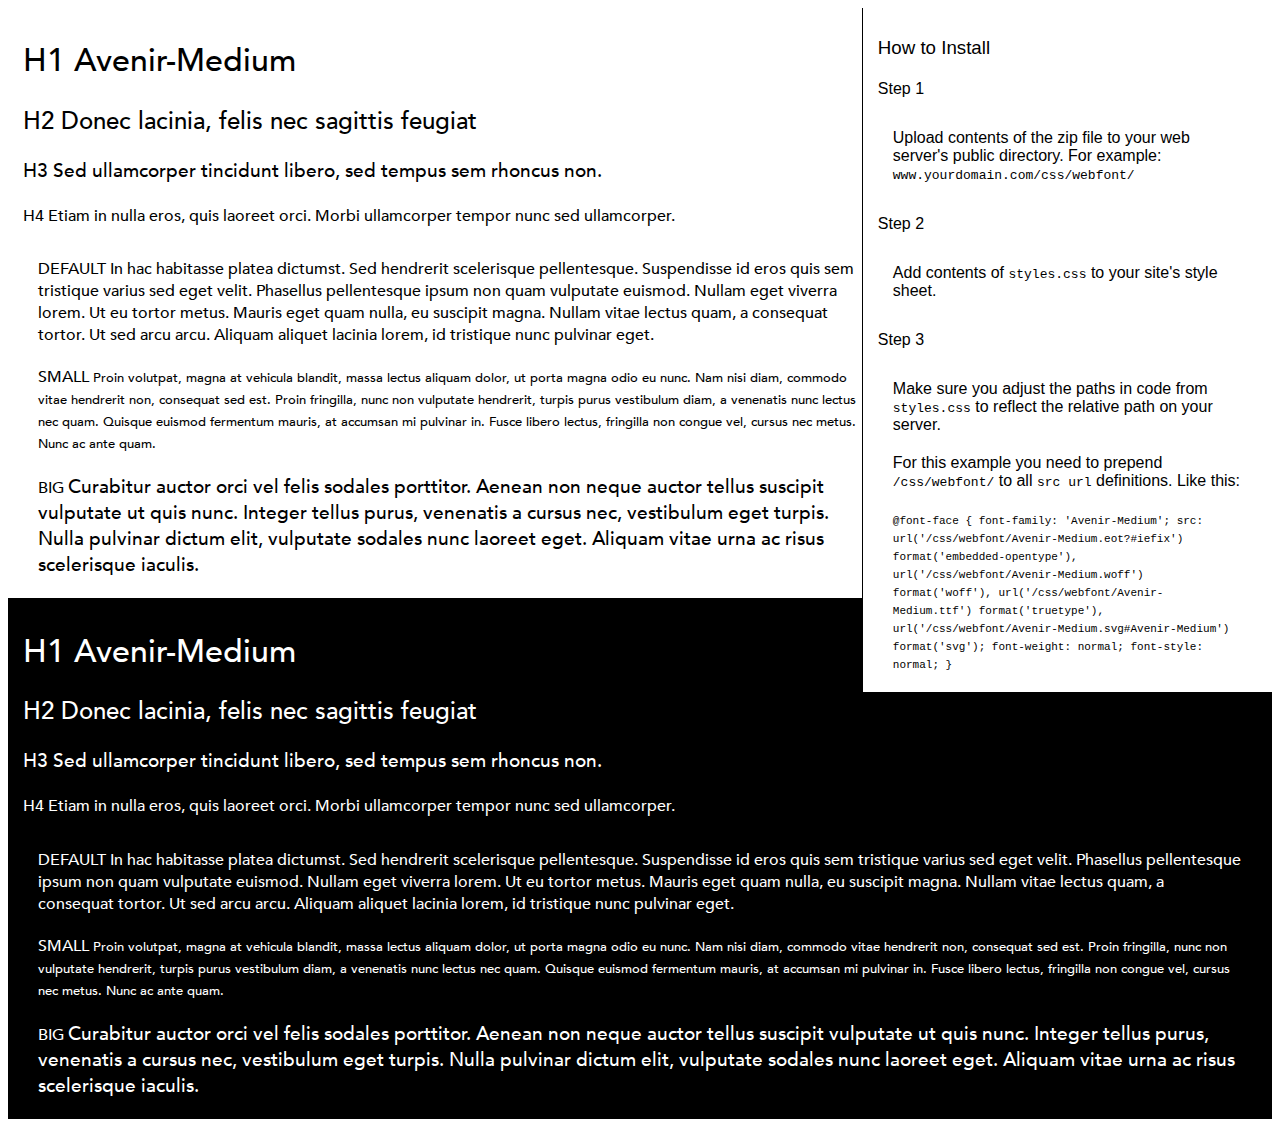
<file: fonts/preview.html>
<!DOCTYPE html>
<html>
<head>
<title>
Avenir-Medium
 - Web font preview
</title>
<style type='text/css'>

@font-face {
  font-family: 'Avenir-Medium';
  src: url('Avenir-Medium.eot?#iefix') format('embedded-opentype'),  url('Avenir-Medium.woff') format('woff'), url('Avenir-Medium.ttf')  format('truetype'), url('Avenir-Medium.svg#Avenir-Medium') format('svg');
  font-weight: normal;
  font-style: normal;
}

body { font-family: 'Avenir-Medium' !important; }
h1, h2, h3, h4 { font-weight: normal; }
.reg { color:black; background:white; }
.inverse { color:white; background:black; }
div { padding: 10px 15px; }
.right { background:white; width:30%; float: right; font-family: sans-serif; border: 1px solid black; border-width: 0 0 1px 1px;}
</style>
</head>
<body>
<div class='right'>
<h3>How to Install</h3>
<h4>Step 1</h4>
<div>
Upload contents of the zip file to your web server's public directory. For example:
<code>www.yourdomain.com/css/webfont/</code>
</div>
<h4>Step 2</h4>
<div>
Add contents of
<code>styles.css</code>
to your site's style sheet.
</div>
<h4>Step 3</h4>
<div>
Make sure you adjust the paths in code from
<code>styles.css</code>
to reflect the relative path on your server.
</div>
<div>
For this example you need to prepend
<code>/css/webfont/</code>
to all
<code>src url</code>
definitions. Like this:
</div>
<div>
<code style='font-size:11px;'>@font-face {
  font-family: 'Avenir-Medium';
  src: url('/css/webfont/Avenir-Medium.eot?#iefix') format('embedded-opentype'),  url('/css/webfont/Avenir-Medium.woff') format('woff'), url('/css/webfont/Avenir-Medium.ttf')  format('truetype'), url('/css/webfont/Avenir-Medium.svg#Avenir-Medium') format('svg');
  font-weight: normal;
  font-style: normal;
}</code>
</div>
</div>
<div class='reg'>
<h1>
H1
Avenir-Medium
</h1>
<h2>
H2
Donec lacinia, felis nec sagittis feugiat
</h2>
<h3>
H3
Sed ullamcorper tincidunt libero, sed tempus sem rhoncus non.
</h3>
<h4>
H4
Etiam in nulla eros, quis laoreet orci. Morbi ullamcorper tempor nunc sed ullamcorper.
</h4>
<div>
DEFAULT
In hac habitasse platea dictumst. Sed hendrerit scelerisque pellentesque. Suspendisse id eros quis sem tristique varius sed eget velit. Phasellus pellentesque ipsum non quam vulputate euismod. Nullam eget viverra lorem. Ut eu tortor metus. Mauris eget quam nulla, eu suscipit magna. Nullam vitae lectus quam, a consequat tortor. Ut sed arcu arcu. Aliquam aliquet lacinia lorem, id tristique nunc pulvinar eget.
</div>
<div>
SMALL
<small>
Proin volutpat, magna at vehicula blandit, massa lectus aliquam dolor, ut porta magna odio eu nunc. Nam nisi diam, commodo vitae hendrerit non, consequat sed est. Proin fringilla, nunc non vulputate hendrerit, turpis purus vestibulum diam, a venenatis nunc lectus nec quam. Quisque euismod fermentum mauris, at accumsan mi pulvinar in. Fusce libero lectus, fringilla non congue vel, cursus nec metus. Nunc ac ante quam.
</small>
</div>
<div>
BIG
<big>
Curabitur auctor orci vel felis sodales porttitor. Aenean non neque auctor tellus suscipit vulputate ut quis nunc. Integer tellus purus, venenatis a cursus nec, vestibulum eget turpis. Nulla pulvinar dictum elit, vulputate sodales nunc laoreet eget. Aliquam vitae urna ac risus scelerisque iaculis.
</big>
</div>

</div>
<div class='inverse'>
<h1>
H1
Avenir-Medium
</h1>
<h2>
H2
Donec lacinia, felis nec sagittis feugiat
</h2>
<h3>
H3
Sed ullamcorper tincidunt libero, sed tempus sem rhoncus non.
</h3>
<h4>
H4
Etiam in nulla eros, quis laoreet orci. Morbi ullamcorper tempor nunc sed ullamcorper.
</h4>
<div>
DEFAULT
In hac habitasse platea dictumst. Sed hendrerit scelerisque pellentesque. Suspendisse id eros quis sem tristique varius sed eget velit. Phasellus pellentesque ipsum non quam vulputate euismod. Nullam eget viverra lorem. Ut eu tortor metus. Mauris eget quam nulla, eu suscipit magna. Nullam vitae lectus quam, a consequat tortor. Ut sed arcu arcu. Aliquam aliquet lacinia lorem, id tristique nunc pulvinar eget.
</div>
<div>
SMALL
<small>
Proin volutpat, magna at vehicula blandit, massa lectus aliquam dolor, ut porta magna odio eu nunc. Nam nisi diam, commodo vitae hendrerit non, consequat sed est. Proin fringilla, nunc non vulputate hendrerit, turpis purus vestibulum diam, a venenatis nunc lectus nec quam. Quisque euismod fermentum mauris, at accumsan mi pulvinar in. Fusce libero lectus, fringilla non congue vel, cursus nec metus. Nunc ac ante quam.
</small>
</div>
<div>
BIG
<big>
Curabitur auctor orci vel felis sodales porttitor. Aenean non neque auctor tellus suscipit vulputate ut quis nunc. Integer tellus purus, venenatis a cursus nec, vestibulum eget turpis. Nulla pulvinar dictum elit, vulputate sodales nunc laoreet eget. Aliquam vitae urna ac risus scelerisque iaculis.
</big>
</div>

</div>
</body>
</html>
</file>
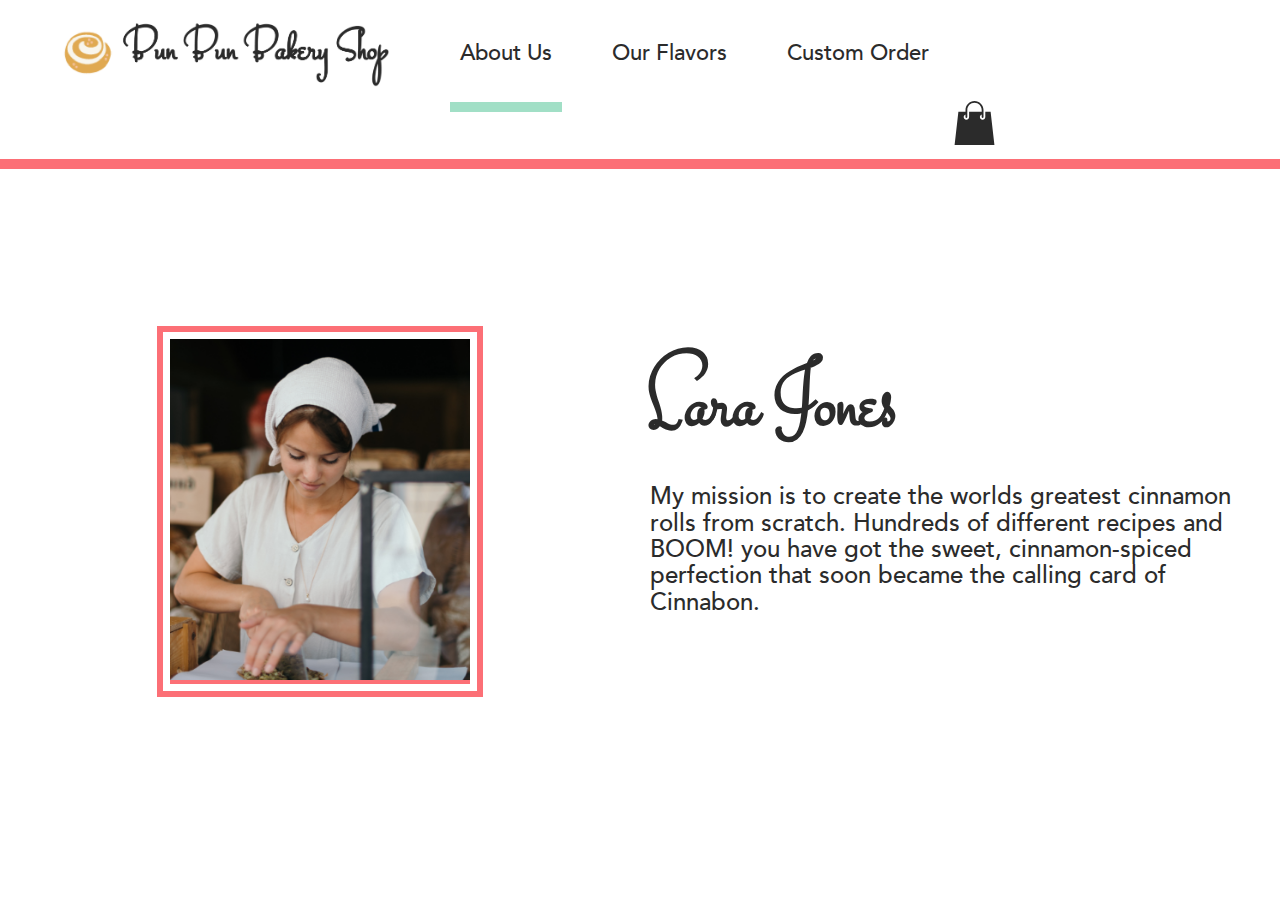
<file: homework_5/AboutUs.html>
<!DOCTYPE html>
<html>
<head>

<!-- style css-->
<link rel="stylesheet" type="text/css" href="style.css">

<!-- Font used for cursive -->
<link href="https://fonts.googleapis.com/css?family=Stalemate&display=swap" rel="stylesheet">
</head>


<body>
<header>
<title>About Us</title>
</header>


<!-- Navigation bar in top -->
<div class="topnav">
  <a href="index.html"><img src="img/BunBunLogo.png" width="350" ></a>
  <a class="centernav, active2" href="AboutUs.html" style="padding-bottom:34px;padding-top:0px">About Us</a>
  <a class="centernav" href="index.html#Flavor1" >Our Flavors</a>
  <a class="centernav" href="">Custom Order</a>
  <!-- SVG is for the shopping cart -->
  <a class="cartonside" href="ShoppingCart.html">
  	<svg xmlns="http://www.w3.org/2000/svg" viewBox="0 0 50 50" width="45" fill="#2B2B2B" style="padding-left:340px">
  <path d="M 25 1 C 19.484375 1 15 5.484375 15 11 L 15 13 L 7.09375 13 L 2.875 50 L 47.125 50 L 42.90625 13 L 37 13 L 37 19 C 37 20.65625 35.65625 22 34 22 C 33.777344 22 33.550781 21.984375 33.34375 21.9375 C 32.003906 21.636719 31 20.433594 31 19 C 31 17.699219 31.839844 16.601563 33 16.1875 L 33 19 C 33 19.550781 33.445313 20 34 20 C 34.554688 20 35 19.550781 35 19 L 35 11 C 35 5.484375 30.515625 1 25 1 Z M 25 3 C 29.410156 3 33 6.589844 33 11 L 33 13 L 19 13 L 19 19 C 19 20.65625 17.65625 22 16 22 C 15.777344 22 15.550781 21.984375 15.34375 21.9375 C 14 21.636719 13 20.433594 13 19 C 13 17.699219 13.839844 16.601563 15 16.1875 L 15 19 C 15 19.550781 15.449219 20 16 20 C 16.550781 20 17 19.550781 17 19 L 17 11 C 17 6.589844 20.589844 3 25 3 Z"/>
	</svg>


  </a>
</div>


<!-- About Us -->
<div style="padding-left:150px; padding-top:150px">
    <div class="LaraJones" >
      <img src="img/BunBun/LaraJones.png" width="300">
    </div>
</div>
</div>





  
    <div class="paddingOriginal">
      <div class="type1">
        <h1 style="margin-top:-500px;margin-bottom:-10px">Lara Jones</h1>
        <p class="type3" style="margin-top:30px;"> My mission is to create the worlds greatest cinnamon <br>rolls from scratch. Hundreds of different recipes and <br>BOOM! you have got the sweet, cinnamon-spiced <br>perfection that soon became the calling card of <br>Cinnabon.</p>
    </div>


</body>
</html>
</file>
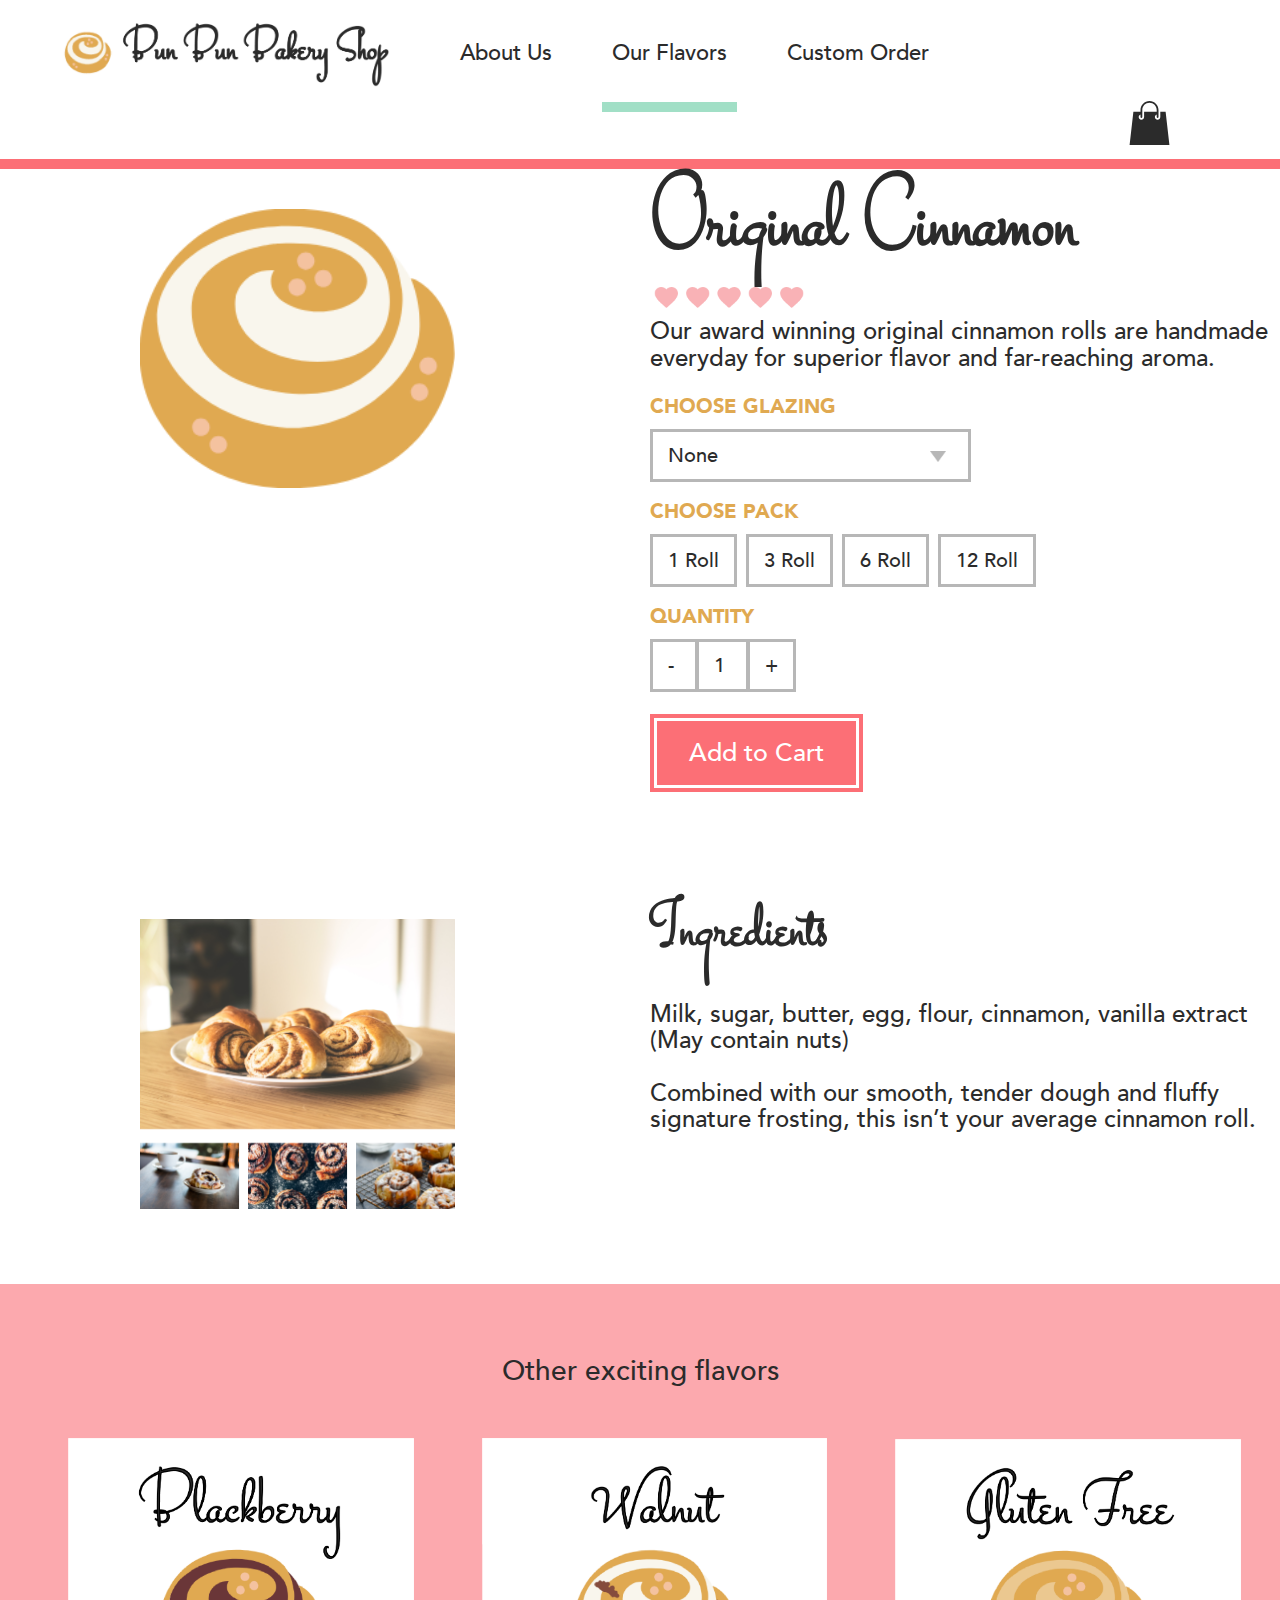
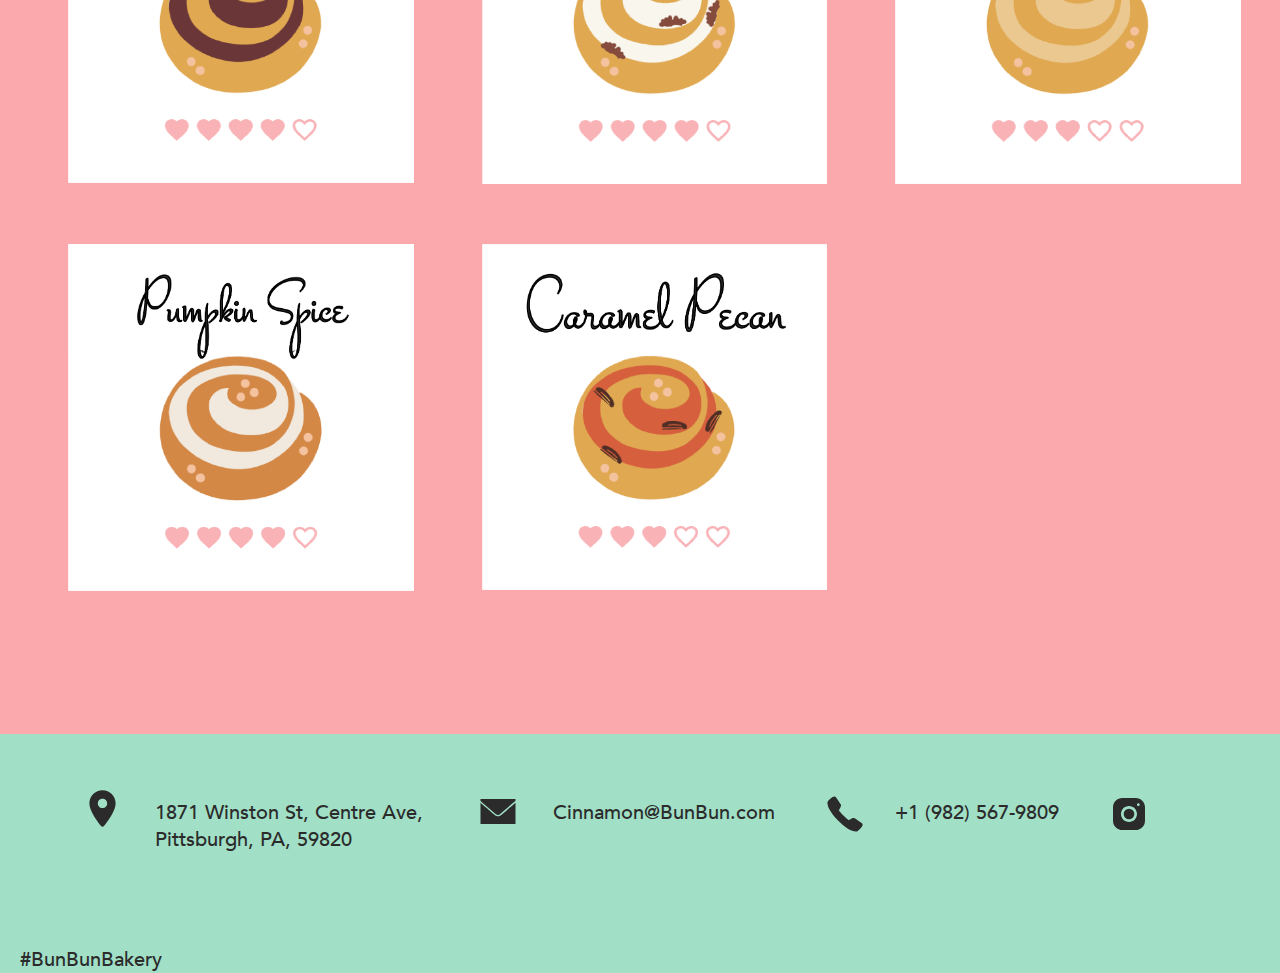
<file: homework_5/Original.html>
<!DOCTYPE html>
<html>
<head>

<!-- style css-->
<link rel="stylesheet" type="text/css" href="style.css">

<!-- Font used for cursive -->
<link href="https://fonts.googleapis.com/css?family=Stalemate&display=swap" rel="stylesheet">
</head>


<body>
<header>
<title>Original Cinnamon Roll</title>
</header>


<!-- Navigation bar in top -->
<div class="topnav">
  <a href="index.html"><img src="img/BunBunLogo.png" width="350" ></a>
  <a class="centernav" href="AboutUs.html">About Us</a>
  <a class="centernav, active2" href="index.html#Flavor1" style="padding-bottom:34px;padding-top:0px" >Our Flavors</a>
  <a class="centernav" href="">Custom Order</a>
  <!-- SVG is for the shopping cart -->
  <a class="cartonside" href="ShoppingCart.html">
  	<svg xmlns="http://www.w3.org/2000/svg" viewBox="0 0 50 50" width="45" fill="#2B2B2B" style="padding-left:340px">
  <path d="M 25 1 C 19.484375 1 15 5.484375 15 11 L 15 13 L 7.09375 13 L 2.875 50 L 47.125 50 L 42.90625 13 L 37 13 L 37 19 C 37 20.65625 35.65625 22 34 22 C 33.777344 22 33.550781 21.984375 33.34375 21.9375 C 32.003906 21.636719 31 20.433594 31 19 C 31 17.699219 31.839844 16.601563 33 16.1875 L 33 19 C 33 19.550781 33.445313 20 34 20 C 34.554688 20 35 19.550781 35 19 L 35 11 C 35 5.484375 30.515625 1 25 1 Z M 25 3 C 29.410156 3 33 6.589844 33 11 L 33 13 L 19 13 L 19 19 C 19 20.65625 17.65625 22 16 22 C 15.777344 22 15.550781 21.984375 15.34375 21.9375 C 14 21.636719 13 20.433594 13 19 C 13 17.699219 13.839844 16.601563 15 16.1875 L 15 19 C 15 19.550781 15.449219 20 16 20 C 16.550781 20 17 19.550781 17 19 L 17 11 C 17 6.589844 20.589844 3 25 3 Z"/>
	</svg>


  </a>
</div>

<!-- Cinnamon Bun -->
		<div class="Streamers">
			<img src="img/BunBun/1.png" style="width:25%; padding-left:120px; padding-top:40px">
		</div>
</div>




<div class="hero-image3">
	
		<div class="paddingOriginal">
			<div class="type1">
				<h1 style="margin-top:-445px;margin-bottom:-10px">Original Cinnamon</h1>
				<img src="img/BunBun/1 – 2.png" style="width:25%">
				<p class="type3" style="margin-top:-10px"> Our award winning original cinnamon rolls are handmade <br>everyday for superior flavor and far-reaching aroma.</p>
				<p class="type4" style="margin-bottom:8px"> CHOOSE GLAZING </p>
				<a class="box" style="padding-right: 250px"> None</a>
				<img src="img/BunBun/Arrow.png" style="width:2.5%; margin-left:-50px">
				<p class="type4" style="margin-bottom:8px"> CHOOSE PACK </p>
				<a class="box"> 1 Roll</a>
				<a class="box" style="float"> 3 Roll</a>
				<a class="box" style="float"> 6 Roll</a>
				<a class="box" style="float"> 12 Roll</a>
				<p class="type4" style="margin-bottom:8px"> QUANTITY </p>
				<a class="box"> - </a> 
				<a class="box" style="margin-left:-2px">  1 </a> 
				<a class="box" style="margin-left:-2px"> + </a>
		
		</div>
	</div>
<div class="padding3" >
		<a href="ShoppingCart.html" class="button1" style="margin-left:-323px; margin-top:20px">Add to Cart</a></div>
	</div>
</div>

<!-- Ingredients -->
		<div class="Streamers">
			<img src="img/BunBun/Multiple.png" style="width:25%; padding-left:120px; margin-top:-100px">
		</div>
</div>




<div class="hero-image3">
	
		<div class="paddingOriginal">
			<div class="type1">
				<h1 style="margin-top:-445px;margin-bottom:-10px;font-size:70px">Ingredients</h1>
				<p class="type3" style="margin-top:40px"> Milk, sugar, butter, egg, flour, cinnamon, vanilla extract <br>(May contain nuts) <br><br>Combined with our smooth, tender dough and fluffy <br>signature frosting, this isn’t your average cinnamon roll.</p>
		
		</div>
	</div>

<!-- 6 flavors- with hover -->
<div class="hero-image2" id="Flavor1" style="margin-top:-80px">
	<div class="type2" style="padding-top:40px">
		<p>Other exciting flavors </p>
	</div>


	<!-- Hover boxes -->
	
	<div class="container" onclick="location.href='Original.html';">
  			<img src="img/BunBun/Blackberry.png" class="image-flavor">

  		<div class="overlay">
    	<div class="text">Our cinnamon rolls made from handpicked blackberries will melt in your mouth.</div>
  		</div>
	</div>
	<div class="container" onclick="location.href='Original.html';" >
  			<img src="img/BunBun/Walnut.png" class="image-flavor">

  		<div class="overlay">
    	<div class="text">Our lightly roasted walnut and creamy cinnamon rolls pair well together.</div>
  		</div>
	</div>


<div class="container" onclick="location.href='Original.html';" style="margin-top:1px;">
  			<img src="img/BunBun/GlutenFree.png" class="image-flavor">
  		<div class="overlay">
    	<div class="text">Gluten Free!? Still amazing. Give our Cinnamon rolls a try.</div>
  		</div>
	</div>
	<div class="container" onclick="location.href='Original.html';" style="margin-top:40px;">
  			<img src="img/BunBun/PumpkinSpice.png" class="image-flavor">

  		<div class="overlay">
    	<div class="text">It's Fall and Pumpkin Spice is back. Our authentic flavors will melt in your mouth.</div>
  		</div>
	</div>
	<div class="container" onclick="location.href='Original.html';" style="margin-top:40px;">
  			<img src="img/BunBun/CaramelPecan.png" class="image-flavor">

  		<div class="overlay">
    	<div class="text">What pairs better than Caramel, Pecan and Cinnamon? Try it to see.</div>
  		</div>
	</div>

</div>

<!-- Footer -->
<div class="botnav" style="margin-top:-100px">

  <!-- Location -->
  <a href="#about" class="botnav2">
  	<svg xmlns="http://www.w3.org/2000/svg" viewBox="0 0 24 24" width="45" height="50" fill="#2B2B2B" style="padding-left:50px;margin-top:-10px">
  <path d="M12,2C8.134,2,5,5.134,5,9c0,3.966,4.404,9.82,6.226,12.071c0.4,0.494,1.148,0.494,1.548,0C14.596,18.82,19,12.966,19,9 C19,5.134,15.866,2,12,2z M12,11.5c-1.381,0-2.5-1.119-2.5-2.5c0-1.381,1.119-2.5,2.5-2.5s2.5,1.119,2.5,2.5 C14.5,10.381,13.381,11.5,12,11.5z"/>
</svg>
</a>
<a style="padding-left:-10px;padding-top:65px;">

	1871 Winston St, Centre Ave, <br> Pittsburgh, PA, 59820

  </a>

  <!-- Email -->
  <a href="#about" class="botnav2" >
  	<svg xmlns="http://www.w3.org/2000/svg" viewBox="0 0 50 50" width="50" height="35" fill="#2B2B2B" style="padding-left:20px;">
  <path d="M 0 7 L 0 9.9121094 C 6.708 15.709109 20.532062 27.656578 21.664062 28.642578 C 23.074063 29.869578 24.466 30.001953 25 30.001953 C 25.534 30.001953 26.926937 29.870531 28.335938 28.644531 C 29.425937 27.695531 42.784 16.033422 50 9.7324219 L 50 7 L 0 7 z M 50 12.382812 C 42.588 18.853813 30.673484 29.255437 29.646484 30.148438 C 27.729484 31.817438 25.758 31.998047 25 31.998047 C 24.242 31.998047 22.270516 31.817484 20.353516 30.146484 C 19.290516 29.222484 7.044 18.638781 0 12.550781 L 0 43 L 50 43 L 50 12.382812 z"/>
</svg>
</a>
  <a style="padding-right:20px;padding-top:65px;">
	Cinnamon@BunBun.com

  </a>
    <!-- Number -->
  <a href="#about" class="botnav2">
  	<svg xmlns="http://www.w3.org/2000/svg" viewBox="0 0 50 50" width="40" height="40" fill="#2B2B2B">
  <path d="M 39.03125 47 C 39.015625 47 39 47 38.984375 47 C 31.46875 46.753906 22.664063 39.46875 16.597656 33.398438 C 10.523438 27.328125 3.238281 18.519531 3.003906 11.039063 C 2.917969 8.414063 9.359375 3.746094 9.425781 3.699219 C 11.097656 2.535156 12.953125 2.949219 13.714844 4.003906 C 14.230469 4.71875 19.113281 12.117188 19.644531 12.957031 C 20.195313 13.828125 20.113281 15.125 19.425781 16.425781 C 19.046875 17.148438 17.789063 19.359375 17.199219 20.390625 C 17.835938 21.296875 19.519531 23.519531 22.996094 26.996094 C 26.476563 30.472656 28.695313 32.160156 29.605469 32.796875 C 30.636719 32.207031 32.847656 30.949219 33.570313 30.570313 C 34.851563 29.890625 36.140625 29.804688 37.019531 30.34375 C 37.917969 30.894531 45.296875 35.800781 45.976563 36.273438 C 46.546875 36.675781 46.914063 37.363281 46.988281 38.164063 C 47.058594 38.972656 46.808594 39.828125 46.289063 40.574219 C 46.246094 40.636719 41.632813 47 39.03125 47 Z"/>
</svg>
  </a>
  <a style="padding-top:65px;">
	+1 (982) 567-9809

  </a>

  <!-- Instagram -->
  <a href="#about" class="botnav2">
  	<svg xmlns="http://www.w3.org/2000/svg" viewBox="0 0 30 30" width="40" height="40" fill="#2B2B2B" style="padding-left:20px;">
  <path d="M 9.9980469 3 C 6.1390469 3 3 6.1419531 3 10.001953 L 3 20.001953 C 3 23.860953 6.1419531 27 10.001953 27 L 20.001953 27 C 23.860953 27 27 23.858047 27 19.998047 L 27 9.9980469 C 27 6.1390469 23.858047 3 19.998047 3 L 9.9980469 3 z M 22 7 C 22.552 7 23 7.448 23 8 C 23 8.552 22.552 9 22 9 C 21.448 9 21 8.552 21 8 C 21 7.448 21.448 7 22 7 z M 15 9 C 18.309 9 21 11.691 21 15 C 21 18.309 18.309 21 15 21 C 11.691 21 9 18.309 9 15 C 9 11.691 11.691 9 15 9 z M 15 11 A 4 4 0 0 0 11 15 A 4 4 0 0 0 15 19 A 4 4 0 0 0 19 15 A 4 4 0 0 0 15 11 z"/>
</svg>
  </a>
  <a style="padding-top:65px;">
	#BunBunBakery

  </a>
</div>


</body>
</file>
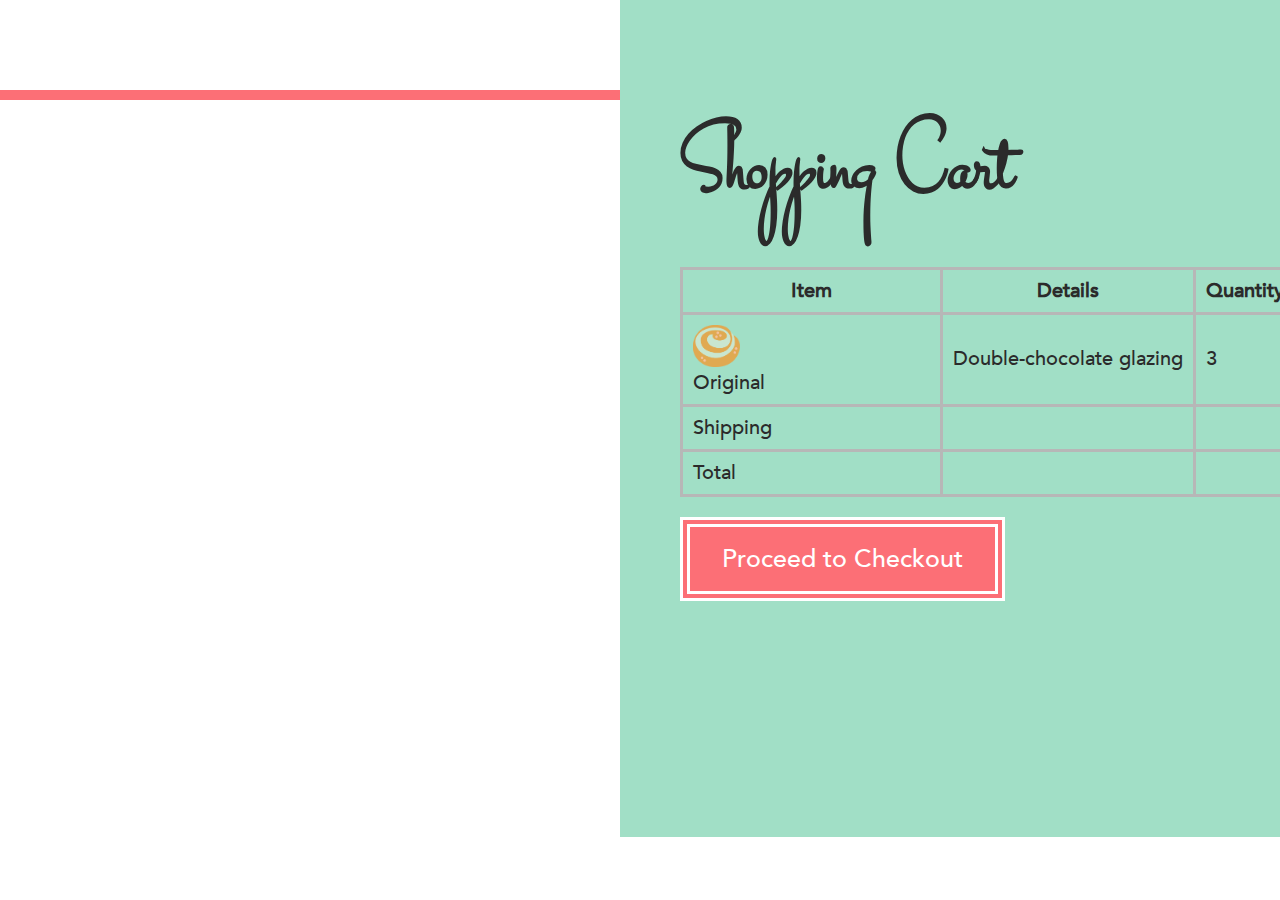
<file: homework_5/ShoppingCart.html>
<!DOCTYPE html>
<html>
<head>

<!-- style css-->
<link rel="stylesheet" type="text/css" href="style.css">

<!-- Font used for cursive -->
<link href="https://fonts.googleapis.com/css?family=Stalemate&display=swap" rel="stylesheet">
</head>


<body>
<header>
<title>Shopping Cart</title>


<!-- Navigation bar in top -->
<div class="topnav">
  <!-- SVG is for the shopping cart -->
  <a class="cartonside" onclick="goBack()">

  <svg xmlns="http://www.w3.org/2000/svg" viewBox="0 0 50 50" width="50" height="50" fill="#2B2B2B" style="padding-left:1285px">
  <path d="M 9.15625 6.3125 L 6.3125 9.15625 L 22.15625 25 L 6.21875 40.96875 L 9.03125 43.78125 L 25 27.84375 L 40.9375 43.78125 L 43.78125 40.9375 L 27.84375 25 L 43.6875 9.15625 L 40.84375 6.3125 L 25 22.15625 Z"/>
</svg>

  </a>
</div>
</header>

<div class="hero-image5" style=  "margin-left:620px;margin-top:-400px">

      <div class="type1" style="margin-left:60px">
        <h1 style="padding-top:350px;margin-bottom:40px">Shopping Cart</h1>

  <table>
    <tr>
      <th>Item</th>
      <th>Details</th>
      <th>Quantity</th>
      <th>Price</th>
    </tr>
    <tr>
      <td><img src="img/BunBun/1.png" style="width:20%"><br>Original</td>
      <td>Double-chocolate glazing</td>
      <td>3</td>
      <td>$ 15x3</td>
    </tr>
    <tr>
      <td>Shipping</td>
      <td></td>
      <td></td>
      <td>$5</td>
    </tr>
    <tr>
      <td>Total</td>
      <td></td>
      <td></td>
      <td>$50</td>
    </tr>
</table>
        
  </div>
<div class="padding3" >
    <a class="button1" style="margin-left:-910px; margin-top:20px">Proceed to Checkout</a></div>
  </div>
</div>

</div>

</body>
</html>

<!-- for the cancel button -->
<script>
function goBack() {
  window.history.back();
}
</script>
</file>
<file: assgn6/style.css>
.slider {
  height: 100%;
  position: relative;
  overflow: hidden;
  display: -webkit-box;
  display: -webkit-flex;
  display: -ms-flexbox;
  display: flex;
  -webkit-flex-flow: row nowrap;
      -ms-flex-flow: row nowrap;
          flex-flow: row nowrap;
  -webkit-box-align: end;
  -webkit-align-items: flex-end;
      -ms-flex-align: end;
          align-items: flex-end;
  -webkit-box-pack: center;
  -webkit-justify-content: center;
      -ms-flex-pack: center;
          justify-content: center;
}
.slider__nav {
  width: 12px;
  height: 12px;
  margin: 2rem 12px;
  border-radius: 50%;
  z-index: 10;
  outline: 6px solid #ccc;
  outline-offset: -6px;
  box-shadow: 0 0 0 0 #333, 0 0 0 0 rgba(51, 51, 51, 0);
  cursor: pointer;
  -webkit-appearance: none;
     -moz-appearance: none;
          appearance: none;
  -webkit-backface-visibility: hidden;
          backface-visibility: hidden;
}
.slider__nav:checked {
  -webkit-animation: check 0.4s linear forwards;
          animation: check 0.4s linear forwards;
}
.slider__nav:checked:nth-of-type(1) ~ .slider__inner {
  left: 0%;
}
.slider__nav:checked:nth-of-type(2) ~ .slider__inner {
  left: -100%;
}
.slider__nav:checked:nth-of-type(3) ~ .slider__inner {
  left: -200%;
}
.slider__nav:checked:nth-of-type(4) ~ .slider__inner {
  left: -300%;
}
.slider__inner {
  position: absolute;
  top: 0;
  left: 0;
  width: 400%;
  height: 100%;
  -webkit-transition: left 0.4s;
  transition: left 0.4s;
  display: -webkit-box;
  display: -webkit-flex;
  display: -ms-flexbox;
  display: flex;
  -webkit-flex-flow: row nowrap;
      -ms-flex-flow: row nowrap;
          flex-flow: row nowrap;
}
.slider__contents {
  height: 100%;
  padding: 2rem;
  text-align: center;
  display: -webkit-box;
  display: -webkit-flex;
  display: -ms-flexbox;
  display: flex;
  -webkit-box-flex: 1;
  -webkit-flex: 1;
      -ms-flex: 1;
          flex: 1;
  -webkit-flex-flow: column nowrap;
      -ms-flex-flow: column nowrap;
          flex-flow: column nowrap;
  -webkit-box-align: center;
  -webkit-align-items: center;
      -ms-flex-align: center;
          align-items: center;
  -webkit-box-pack: center;
  -webkit-justify-content: center;
      -ms-flex-pack: center;
          justify-content: center;
}
.slider__image {
  font-size: 2.7rem;
      color: #2196F3;
}
.slider__caption {
  font-weight: 500;
  margin: 2rem 0 1rem;
  text-shadow: 0 1px 1px rgba(0, 0, 0, 0.1);
  text-transform: uppercase;
}
.slider__txt {
  color: #999;
  margin-bottom: 3rem;
  max-width: 300px;
}

@-webkit-keyframes check {
  50% {
    outline-color: #333;
    box-shadow: 0 0 0 12px #333, 0 0 0 36px rgba(51, 51, 51, 0.2);
  }
  100% {
    outline-color: #333;
    box-shadow: 0 0 0 0 #333, 0 0 0 0 rgba(51, 51, 51, 0);
  }
}

@keyframes check {
  50% {
    outline-color: #333;
    box-shadow: 0 0 0 12px #333, 0 0 0 36px rgba(51, 51, 51, 0.2);
  }
  100% {
    outline-color: #333;
    box-shadow: 0 0 0 0 #333, 0 0 0 0 rgba(51, 51, 51, 0);
  }
}


/* Removing margins for the body */
body{
  margin: 0px;
}

/* Top Navigation */
.topnav{
  background-color: #ffffff;
  overflow: hidden;
  border-bottom: 10px solid #FC6F76;
  font-family: 'Avenir-Medium';
}

.topnav a {
  float: left; 
  color: #2B2B2B;
  text-align: left;
  padding: 20px 10px;
  padding-bottom: 6px;
  margin-left: 40px;
  text-decoration: none;
  font-size: 22px;
}

/* Hover state */
.topnav a:hover{
  color: #FC6F76;
}

/* Active link*/
.topnav a.active{
  background-color: #ffffff;
  color: #2B2B2B;
  border-bottom: 10px solid #A1DFC6;
}

.topnav a.active2{
  background-color: #ffffff;
  color: #2B2B2B;
  border-bottom: 10px solid #A1DFC6;
  margin-top:38px;
}

.centernav{
  margin-top: 18px;
}

/* Active link*/
.cartonside {
  margin-top: 6px;
}

svg:hover {
  fill:#FC6F76;
}


/* No hover for glazing svg */
.noHover{
    pointer-events: none;
    color: #ffffff;
}

/* glazing */
#colorDiv {
  width: 270px;
  fill: None;
  padding-left:180px;
  margin-top:20px;
  margin-bottom:-240px;
  position:relative;
  opacity: 0.6;
}


/* Background image for homepage top */
.hero-image {
  background-image:url("img/BackgroundImage.png");
  background-position: center;
  background-repeat: no-repeat;
  background-size: cover;
  position: relative;
  height: 700px;
}


/* Type for homepage top part */
.type1{
  font-family: 'Stalemate', cursive;
  font-weight:1000;
  font-size: 50px;
  line-height:1.1;
  font-style:normal;
 fa trash color: #2B2B2B;
}

/* Padding for homepage text*/
.padding1 {
  padding-top: 90px;
  margin-left: 700px;
}

/* Padding for button on homepage */
.padding2 {
  margin-left: 700px;
}

/* Button 1: Pink turns green on hover*/

.button1{
  background-color: #FC6F76; 
  padding: 15px 32px;
  text-align: center;
  display: inline-block;
  font-family: 'Avenir-Medium';
  font-size:25px;
  color: white;
  border: double;
  border-width: 10px;
  text-decoration: none;
}

.button1:hover {
  background-color: #A1DFC6; 
}


/* Button 2: Green turns pink on hover*/

.button2{
  background-color: #A1DFC6; 
  padding: 15px 32px;
  text-align: center;
  display: inline-block;
  font-family: 'Avenir-Medium';
  font-size:25px;
  color: white;
  border: double;
  border-width: 10px;
  text-decoration: none;
}

.button2:hover {
  background-color: #FC6F76; 
}

/* Quantity button for product page (original cinnamon)*/
.button3 {
  box-sizing: border-box;
  width: 60px;
  padding: 10px; 
  padding-left: 15px; 
  padding-right: 15px; 
  border: 3px solid #B7B7B7;
  font-family: 'Avenir-Medium';
  font-size:20px;
  margin-left:-3px;
}


/* Product page X text under images*/
.textUnderImages {
  box-sizing: border-box;
  width: 60px; 
  font-family: 'Avenir-Medium';
  font-size:20px;
  margin-left:-3px;
}

/* Shopping cart circle*/
.circleShoppingCart {
  font-family: 'Avenir-Medium';
  font-size: 20px;
  height: 25px;
  width: 25px;
  margin-top:-12px;
  margin-left:-31px;
  -moz-border-radius: 50%; /* or 50% */
  border-radius: 50%; /* or 50% */
  border:none;
  background-color: #A1DFC6;
  color: black;
  text-align: center;
  transition: pop 0.3s linear 1;
}

.button3:hover {
  background-color: #EFEFEF; 
}

.button4 {
  box-sizing: border-box;
  width: 60px;
  padding: 10px; 
  padding-left: 15px; 
  padding-right: 15px; 
  border: 3px solid #B7B7B7;
  font-family: 'Avenir-Medium';
  font-size:20px;
  margin-left:-3px;
}

/* AboutUs*/
.LaraJones {
  background-color: #FC6F76; 
  display: inline-block;
  color: white;
  border: double 20px;
  text-decoration: none;
}


/* Background color for homepage pink */
.hero-image2 {
  margin-top:-20px;
  background-color: #FCA9AE;
  height: 1150px; 
  background-position: center; 
  background-repeat: no-repeat; 
  background-size: cover; 
}

/* Type for homepage pink */
.type2 {
  font-family: 'Avenir-Medium';
  font-size: 28px;
  text-align: center;
  color: #2B2B2B;  
  padding-top: 80px;
}


/* Balloon style */
.balloon-style {
  margin-left:60px;
  margin-top: -100px;
  margin-bottom:-23px;
}

/* Most Popular*/
.popular {
  font-family:'Avenir-Black';
  font-size: 15px;
  margin-left:140px;
  margin-top:-40px;
  margin-bottom:10px;
}

/* Flavor Hover state */
.container {
  position: relative;
  width: 27%;
  padding-top:20px;
  float:left;
  margin-left: 68px;
}

.image-flavor {
  display: block;
  width: 100%;
  height: auto;

}

.flavor-text {
  text-align: center;
  position: absolute;
  top: 50%;
  left: 50%;
  transform: translate(-50%, -50%);
  color: white;
}

.overlay {
  position: absolute;
  top: 20px;
  bottom: 0;
  left: 0;
  right: 0;
  width: 100%;
  opacity: 0;
  transition: .5s ease;
  background-color: #E7DAB4;
}

.container:hover .overlay {
  opacity: 1;
}

.text {
  color: #2B2B2B;
  font-family:'Avenir-Medium';
  font-size: 23px;
  position: absolute;
  top: 50%;
  left: 50%;
  width:70%;
  -webkit-transform: translate(-50%, -50%);
  -ms-transform: translate(-50%, -50%);
  transform: translate(-50%, -50%);
  text-align: center;

}


/* Background color for homepage white */
.hero-image3 {
  margin-top:-20px;
  background-color: #FFFFFF;
  height: 550px; 
  background-position: center; 
  background-repeat: no-repeat; 
  background-size: cover; 
}

/* Type 3 */
.type3 {
  font-family: 'Avenir-Light';
  font-size: 24px;
  color: #2B2B2B;  
}


/* Padding for button under let us celebrate on homepage */
.padding3 {
  margin-left: 970px;
  float:left;
}


/* Balloon style */
.Streamers {
  margin-left:20px;
  margin-bottom:-23px;
}

/* Similarproducts */
.similarProducts{
  background-color: #F6898E;
  overflow: hidden;
  margin-top:-100px;
}

.carouselPadding {
  padding-bottom:40px;
}

/* Footer */
.botnav{
  background-color: #A1DFC6;
  overflow: hidden;
  font-family: 'Avenir-Medium';
  margin-top: -48px;

}

.botnav a {
  float: left; 
  color: #2B2B2B;
  margin-left: 20px;
  text-decoration: none;
  font-size: 20px;
  padding-top:60px;
}

.botnav2 {
    padding: 40px 10px;
}

/* Hover state */
.botnav a:hover{
  color: #FC6F76;
}



/* Padding for Original page*/
.paddingOriginal {
  padding-top: 150px;
  margin-left: 650px;
  margin-bottom:-200px;
}

/* Yellow font*/
.type4{
  color: #E0A951;
  font-family: 'Avenir-Black';
  font-size:20px;
}

/* Box original page*/
.box {
  box-sizing: border-box;
  width: 300px;
  padding: 10px; 
  padding-left: 15px; 
  padding-right: 15px; 
  border: 3px solid #B7B7B7;
  font-family: 'Avenir-Medium';
  font-size:20px;
}

/* Product page pack*/
.pack {
  box-sizing: border-box;
  width: 300px;
  padding: 10px; 
  padding-left: 15px; 
  padding-right: 15px; 
  border: 3px solid #B7B7B7;
  font-family: 'Avenir-Medium';
  font-size:20px;
}


/* Original page- drop down*/
#dropBox {
  box-sizing: border-box;
  width: 300px;
  padding: 10px; 
  padding-left: 15px; 
  padding-right: 15px; 
  border: 3px solid #B7B7B7;
  font-family: 'Avenir-Medium';
  font-size:20px;
  position:relative;
}




select {
    -webkit-writing-mode: horizontal-tb !important;
    text-rendering: auto;
    color:#2B2B2B;;
    letter-spacing: normal;
    word-spacing: normal;
    text-transform: none;
    text-indent: 0px;
    text-shadow: none;
    display: inline-block;
    text-align: start;
    -webkit-appearance: menulist;
    box-sizing: border-box;
    align-items: center;
    white-space: pre;
    -webkit-rtl-ordering: logical;
    background-color: white;
    cursor: default;
    margin: 0em;
    font-family: 'Avenir-Medium';
    font-size:15px;
    border-radius: 5px;
    border-width: 1px;
    border-style: solid;
    border-color: rgb(166, 166, 166);
    border-image: initial;
    border-radius: 0px;
}




/* Background Green for shopping Cart */
.hero-image5 {
  margin-top:-140px;
  background-color: #A1DFC6;
  width:820px;
  height: 1070px; 
  background-position: center; 
  background-repeat: no-repeat; 
  background-size: cover; 
}

/* Type for homepage pink */
.type5 {
  font-family: 'Avenir-Medium';
  font-size: 28px;
  text-align: center;
  color: #2B2B2B;  
  padding-top: 80px;
}

/* tracking order spacing */
.tracking{
  margin-top:-100px;
  margin-bottom:-10px;
  margin-left:-200px;
}


/* Type for tracking page */
.type6 {
  font-family: 'Avenir-Medium';
  font-size: 24px;
  color: #2B2B2B;  
  margin-top:30px;
  margin-left:-200px;
}


.trackerImage {
  width: 300px;
  margin-left:450px;
  margin-top:100px;
}




/* Table For Shopping Cart */
table {
  border-collapse: collapse;
}

table, td, th {
  box-sizing: border-box;
  padding: 10px; 
  padding-left: 10px; 
  padding-right: 10px; 
  border: 3px solid #B7B7B7;
  font-family:'Avenir-Medium';
  font-color:#2B2B2B;
  font-size:20px;
  text-align: left;
}

/* For the No under pack size image */
.count2 {
  font-family:'Avenir-Medium';
  font-color:#2B2B2B;
  font-size:20px;
}

/* Green box around cart*/
.cart {
  position: absolute;
  height: 1091px;
  background: var(--mainWhite);
  top: 102px;
  right: 0;
  transition: all 0.3s ease-in-out;
  background: #A1DFC6;
  /* width when cart is closed*/
  width: 0;
  overflow: hidden;
}
.show-cart {
  /* width when cart is open*/
  width: 600px;
  padding: 2rem 1.5rem;
  transform: rotateY(-360deg);
}



.thumbnailForCart {
  /* width when cart is open*/
  width: 50px;
  padding: 20px;
}

/* end of cart */
/* cart item */
.cart-item-remove {
  color: var(--mainPink);
  transition: all 1s ease-in-out;
}
.cart-item-remove:hover {
  transform: scale(1.1);
  color: var(--mainBlack);
}
#cart-item-price {
  font-size: 0.8rem;
}


/* end of cart */


/* Carousel */

/* Avenir fonts*/
@font-face {
    font-family: 'Avenir-Light';
    src: url('../fonts/Avenir-Light.eot?#iefix') format('embedded-opentype'), 
        url('../fonts/Avenir-Light.woff') format('woff'), 
        url('../fonts/Avenir-Light.ttf')  format('truetype'), 
        url('../fonts/Avenir-Light.svg#Avenir-Light') format('svg');
    font-weight: normal;
    font-style: normal;
}

@font-face {
    font-family: 'Avenir-Medium';
    src: url('../fonts/Avenir-Medium.eot?#iefix') format('embedded-opentype'), 
        url('../fonts/Avenir-Medium.woff') format('woff'),
        url('../fonts/Avenir-Medium.ttf')  format('truetype'),
        url('../fonts/Avenir-Medium.svg#Avenir-Medium') format('svg');
    font-weight: normal;
    font-style: normal;
}
@font-face {
    font-family: 'Avenir-Black';
    src: url('../fonts/Avenir-Black.eot?#iefix') format('embedded-opentype'), 
        url('../fonts/Avenir-Black.woff') format('woff'), 
        url('../fonts/Avenir-Black.ttf')  format('truetype'), 
        url('../fonts/Avenir-Black.svg#Avenir-Black') format('svg');
    font-weight: normal;
    font-style: normal;
}
@font-face {
    font-family: 'Avenir-Heavy';
    src: url('../fonts/Avenir-Heavy.eot?#iefix') format('embedded-opentype'), 
        url('../fonts/Avenir-Heavy.woff') format('woff'),
        url('../fonts/Avenir-Heavy.ttf')  format('truetype'),
        url('../fonts/Avenir-Heavy.svg#Avenir-Heavy') format('svg');
    font-weight: normal;
    font-style: normal;
}
@font-face {
    font-family: 'Avenir-Book';
    src: url('../fonts/Avenir-Book.eot?#iefix') format('embedded-opentype'),
        url('../fonts/Avenir-Book.woff') format('woff'), 
        url('../fonts/Avenir-Book.ttf')  format('truetype'), 
        url('../fonts/Avenir-Book.svg#Avenir-Book') format('svg');
    font-weight: normal;
    font-style: normal;
}
</file>
<file: homework_5/style.css>
/* Removing margins for the body */
body{
  margin: 0px;
}

/* Top Navigation */
.topnav{
  background-color: #ffffff;
  overflow: hidden;
  border-bottom: 10px solid #FC6F76;
  font-family: 'Avenir-Medium';
}

.topnav a {
  float: left; 
  color: #2B2B2B;
  text-align: left;
  padding: 20px 10px;
  padding-bottom: 6px;
  margin-left: 40px;
  text-decoration: none;
  font-size: 22px;
}

/* Hover state */
.topnav a:hover{
  color: #FC6F76;
}

/* Active link*/
.topnav a.active{
  background-color: #ffffff;
  color: #2B2B2B;
  border-bottom: 10px solid #A1DFC6;
}

.topnav a.active2{
  background-color: #ffffff;
  color: #2B2B2B;
  border-bottom: 10px solid #A1DFC6;
  margin-top:38px;
}

.centernav{
  margin-top: 18px;
}

/* Active link*/
.cartonside {
  margin-top: 6px;
}

svg:hover {
  fill:#FC6F76;
}

/* Background image for homepage top */
.hero-image {
  background-image:url("img/BackgroundImage.png");
  background-position: center;
  background-repeat: no-repeat;
  background-size: cover;
  position: relative;
  height: 700px;
}


/* Type for homepage top part */
.type1{
  font-family: 'Stalemate', cursive;
  font-size: 50px;
  line-height:1.1;
  font-style:normal;
  color: #2B2B2B;
}

/* Padding for homepage text*/
.padding1 {
  padding-top: 150px;
  margin-left: 840px;
}

/* Padding for button on homepage */
.padding2 {
  margin-left: 1170px;
}

/* Button 1: Pink turns green on hover*/

.button1{
  background-color: #FC6F76; 
  padding: 15px 32px;
  text-align: center;
  display: inline-block;
  font-family: 'Avenir-Medium';
  font-size:25px;
  color: white;
  border: double;
  border-width: 10px;
  text-decoration: none;
}

.button1:hover {
  background-color: #A1DFC6; 
}


/* Button 2: Green turns pink on hover*/

.button2{
  background-color: #A1DFC6; 
  padding: 15px 32px;
  text-align: center;
  display: inline-block;
  font-family: 'Avenir-Medium';
  font-size:25px;
  color: white;
  border: double;
  border-width: 10px;
  text-decoration: none;
}

.button2:hover {
  background-color: #FC6F76; 
}

/* AboutUs*/
.LaraJones {
  background-color: #FC6F76; 
  display: inline-block;
  color: white;
  border: double 20px;
  text-decoration: none;
}


/* Background color for homepage pink */
.hero-image2 {
  margin-top:-20px;
  background-color: #FCA9AE;
  height: 1150px; 
  background-position: center; 
  background-repeat: no-repeat; 
  background-size: cover; 
}

/* Type for homepage pink */
.type2 {
  font-family: 'Avenir-Medium';
  font-size: 28px;
  text-align: center;
  color: #2B2B2B;  
  padding-top: 80px;
}


/* Balloon style */
.balloon-style {
  margin-left:60px;
  margin-top: -100px;
  margin-bottom:-23px;
}

/* Most Popular*/
.popular {
  font-family:'Avenir-Black';
  font-size: 15px;
  margin-left:140px;
  margin-top:-40px;
  margin-bottom:10px;
}

/* Flavor Hover state */
.container {
  position: relative;
  width: 27%;
  padding-top:20px;
  float:left;
  margin-left: 68px;
}

.image-flavor {
  display: block;
  width: 100%;
  height: auto;

}

.flavor-text {
  text-align: center;
  position: absolute;
  top: 50%;
  left: 50%;
  transform: translate(-50%, -50%);
  color: white;
}

.overlay {
  position: absolute;
  top: 20px;
  bottom: 0;
  left: 0;
  right: 0;
  width: 100%;
  opacity: 0;
  transition: .5s ease;
  background-color: #E7DAB4;
}

.container:hover .overlay {
  opacity: 1;
}

.text {
  color: #2B2B2B;
  font-family:'Avenir-Medium';
  font-size: 23px;
  position: absolute;
  top: 50%;
  left: 50%;
  width:70%;
  -webkit-transform: translate(-50%, -50%);
  -ms-transform: translate(-50%, -50%);
  transform: translate(-50%, -50%);
  text-align: center;

}


/* Background color for homepage white */
.hero-image3 {
  margin-top:-20px;
  background-color: #FFFFFF;
  height: 550px; 
  background-position: center; 
  background-repeat: no-repeat; 
  background-size: cover; 
}

/* Type 3 */
.type3 {
  font-family: 'Avenir-Medium';
  font-size: 24px;
  color: #2B2B2B;  
}


/* Padding for button under let us celebrate on homepage */
.padding3 {
  margin-left: 970px;
  float:left;
}


/* Balloon style */
.Streamers {
  margin-left:20px;
  margin-bottom:-23px;
}


/* Footer */
.botnav{
  background-color: #A1DFC6;
  overflow: hidden;
  font-family: 'Avenir-Medium';
  margin-top: -48px;

}

.botnav a {
  float: left; 
  color: #2B2B2B;
  margin-left: 20px;
  text-decoration: none;
  font-size: 20px;
  padding-top:60px;
}

.botnav2 {
    padding: 40px 10px;
}

/* Hover state */
.botnav a:hover{
  color: #FC6F76;
}



/* Padding for Original page*/
.paddingOriginal {
  padding-top: 150px;
  margin-left: 650px;
}

/* Yellow font*/
.type4{
  color: #E0A951;
  font-family: 'Avenir-Black';
  font-size:20px;
}

/* Box original page*/
.box {
  box-sizing: border-box;
  width: 300px;
  padding: 10px; 
  padding-left: 15px; 
  padding-right: 15px; 
  border: 3px solid #B7B7B7;
  font-family: 'Avenir-Medium';
  font-size:20px;
}


/* Background Green for shopping Cart */
.hero-image5 {
  margin-top:-140px;
  background-color: #A1DFC6;
  width:820px;
  height: 1070px; 
  background-position: center; 
  background-repeat: no-repeat; 
  background-size: cover; 
}

/* Type for homepage pink */
.type5 {
  font-family: 'Avenir-Medium';
  font-size: 28px;
  text-align: center;
  color: #2B2B2B;  
  padding-top: 80px;
}

/* Table For Shopping Cart */
table {
  border-collapse: collapse;
}

table, td, th {
  box-sizing: border-box;
  padding: 10px; 
  padding-left: 10px; 
  padding-right: 10px; 
  border: 3px solid #B7B7B7;
  font-family:'Avenir-Medium';
  font-color:#2B2B2B;
  font-size:20px;
}

/* Avenir fonts*/
@font-face {
    font-family: 'Avenir-Light';
    src: url('../fonts/Avenir-Light.eot?#iefix') format('embedded-opentype'), 
        url('../fonts/Avenir-Light.woff') format('woff'), 
        url('../fonts/Avenir-Light.ttf')  format('truetype'), 
        url('../fonts/Avenir-Light.svg#Avenir-Light') format('svg');
    font-weight: normal;
    font-style: normal;
}

@font-face {
    font-family: 'Avenir-Medium';
    src: url('../fonts/Avenir-Medium.eot?#iefix') format('embedded-opentype'), 
        url('../fonts/Avenir-Medium.woff') format('woff'),
        url('../fonts/Avenir-Medium.ttf')  format('truetype'),
        url('../fonts/Avenir-Medium.svg#Avenir-Medium') format('svg');
    font-weight: normal;
    font-style: normal;
}
@font-face {
    font-family: 'Avenir-Black';
    src: url('../fonts/Avenir-Black.eot?#iefix') format('embedded-opentype'), 
        url('../fonts/Avenir-Black.woff') format('woff'), 
        url('../fonts/Avenir-Black.ttf')  format('truetype'), 
        url('../fonts/Avenir-Black.svg#Avenir-Black') format('svg');
    font-weight: normal;
    font-style: normal;
}
@font-face {
    font-family: 'Avenir-Heavy';
    src: url('../fonts/Avenir-Heavy.eot?#iefix') format('embedded-opentype'), 
        url('../fonts/Avenir-Heavy.woff') format('woff'),
        url('../fonts/Avenir-Heavy.ttf')  format('truetype'),
        url('../fonts/Avenir-Heavy.svg#Avenir-Heavy') format('svg');
    font-weight: normal;
    font-style: normal;
}
@font-face {
    font-family: 'Avenir-Book';
    src: url('../fonts/Avenir-Book.eot?#iefix') format('embedded-opentype'),
        url('../fonts/Avenir-Book.woff') format('woff'), 
        url('../fonts/Avenir-Book.ttf')  format('truetype'), 
        url('../fonts/Avenir-Book.svg#Avenir-Book') format('svg');
    font-weight: normal;
    font-style: normal;
}
</file>
